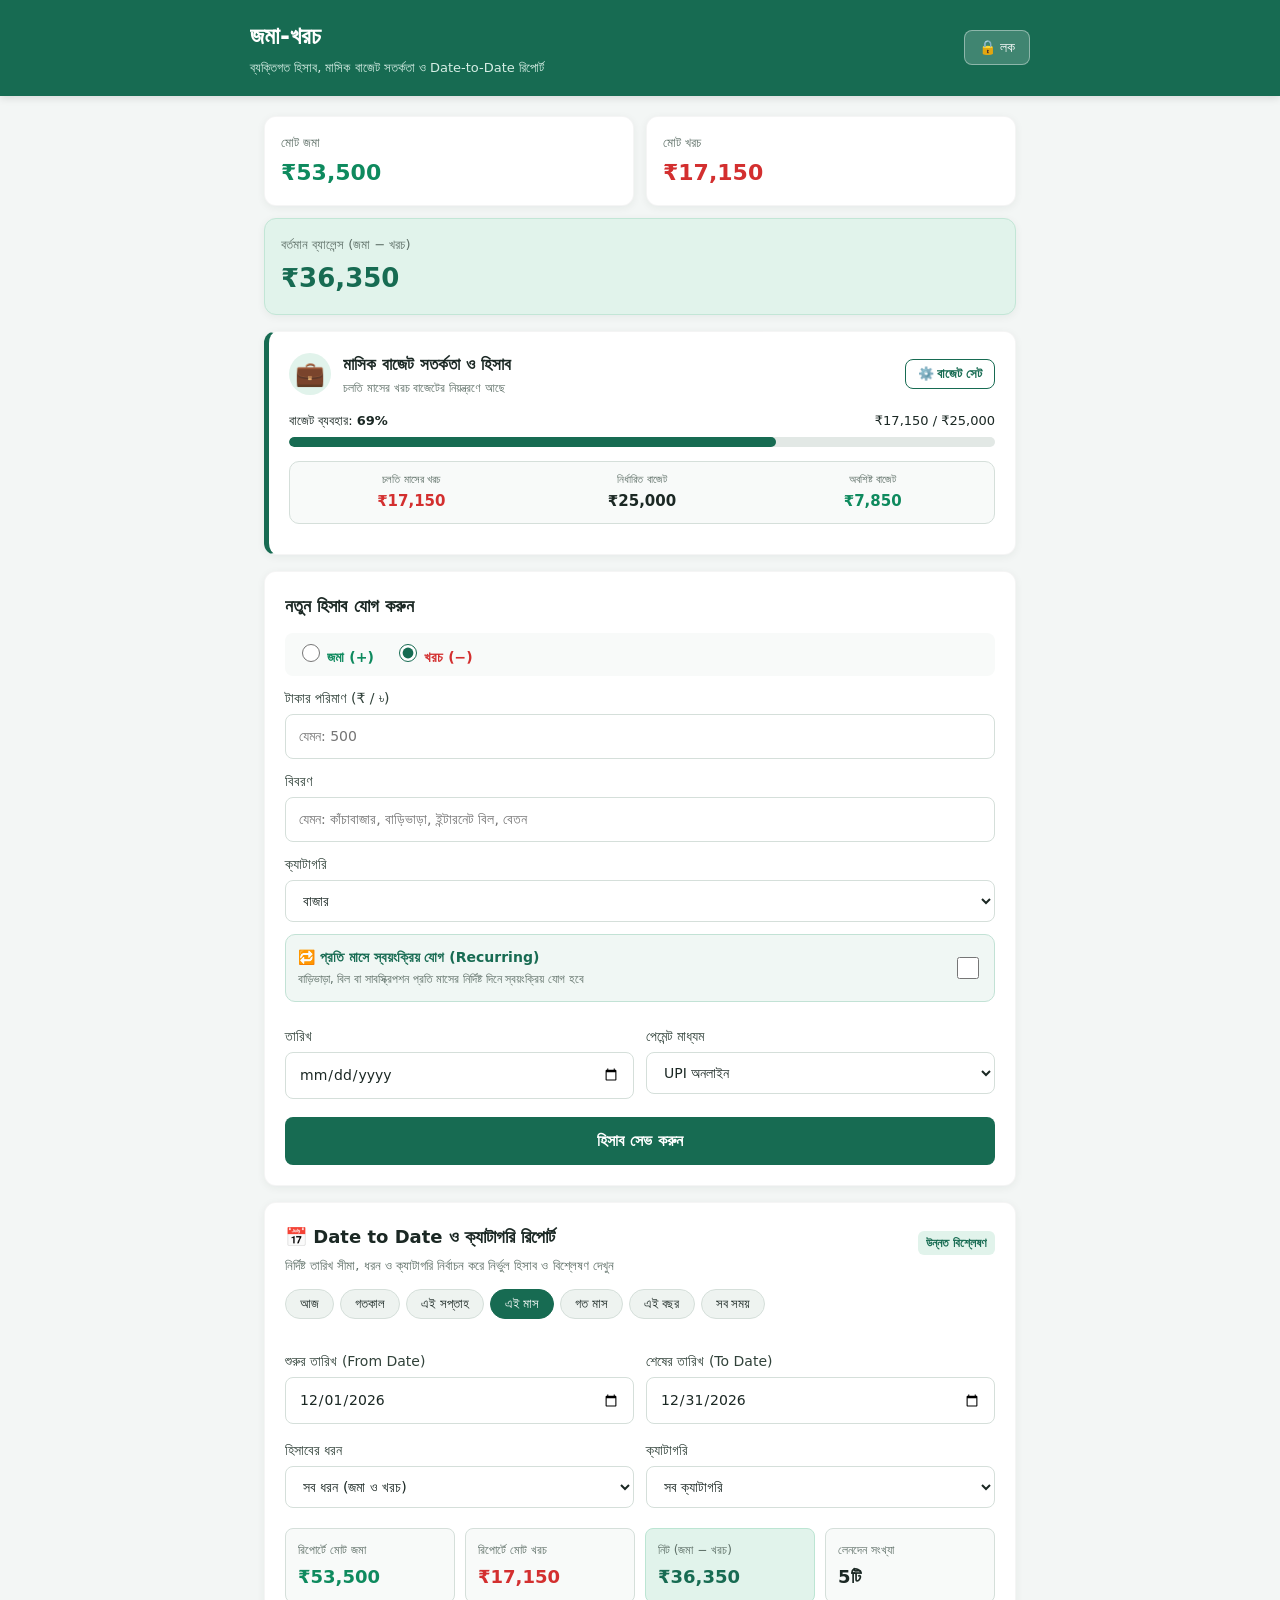
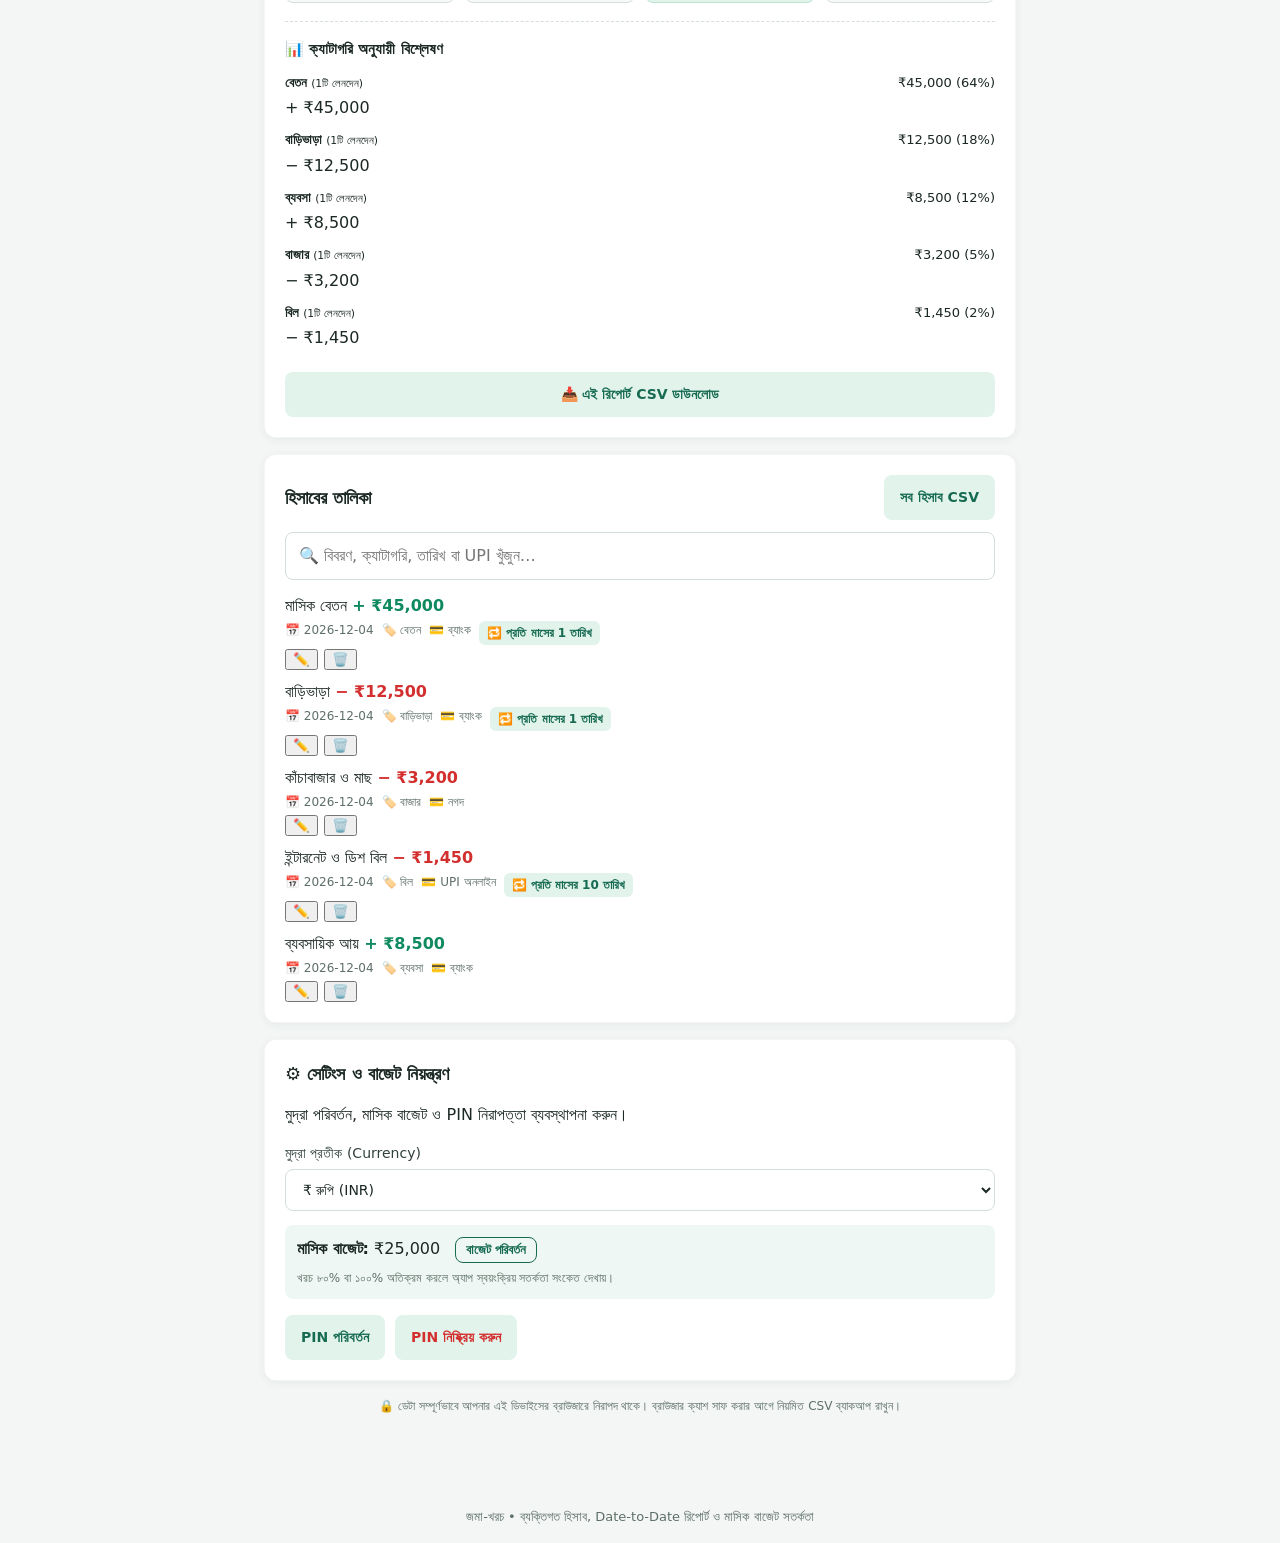
<file: web/index.html>
<!doctype html>
<html lang="bn">
<head>
  <meta charset="utf-8">
  <meta name="viewport" content="width=device-width, initial-scale=1">
  <meta name="theme-color" content="#176b52">
  <title>জমা-খরচ • ব্যক্তিগত হিসাব, বাজেট সতর্কতা ও রিপোর্ট</title>
  <link rel="stylesheet" href="style.css">
</head>
<body>
  <header>
    <div>
      <h1>জমা-খরচ</h1>
      <p>ব্যক্তিগত হিসাব, মাসিক বাজেট সতর্কতা ও Date-to-Date রিপোর্ট</p>
    </div>
    <div class="header-actions">
      <button id="lockNow" class="headbtn" title="অ্যাপ লক করুন">🔒 লক</button>
    </div>
  </header>

  <!-- Lock Screen Overlay -->
  <section id="lockScreen" class="lockScreen" style="display: none;">
    <div class="lockCard">
      <div class="lockIcon">🔐</div>
      <h2 id="lockTitle">জমা-খরচ আনলক করুন</h2>
      <p id="lockText">আপনার PIN/পাসওয়ার্ড লিখুন</p>
      
      <form id="unlockForm">
        <input id="pinInput" type="password" autocomplete="current-password" placeholder="PIN / পাসওয়ার্ড" required>
        <button class="primary" type="submit">আনলক</button>
        <div style="margin-top: 12px; display: flex; flex-direction: column; gap: 8px;">
          <button id="resetPinBtn" type="button" class="secondary" style="width: 100%; border: 1px dashed #176b52; background: #eef7f3; cursor: pointer; padding: 10px; font-weight: 600;">
            🔓 PIN রিসেট করে সরাসরি প্রবেশ করুন
          </button>
        </div>
      </form>

      <div id="setupArea" hidden>
        <p>প্রথমবার ব্যবহারের জন্য একটি PIN তৈরি করতে পারেন (ঐচ্ছিক)।</p>
        <form id="setupForm">
          <input id="newPin" type="password" autocomplete="new-password" placeholder="নতুন PIN / পাসওয়ার্ড" minlength="4" required>
          <input id="confirmPin" type="password" autocomplete="new-password" placeholder="আবার লিখুন" minlength="4" required>
          <button class="primary" type="submit">PIN সেট করুন</button>
        </form>
        <button id="bypassPinBtn" type="button" class="secondary" style="width: 100%; margin-top: 10px;">
          পাসওয়ার্ড ছাড়া সরাসরি ব্যবহার করুন
        </button>
      </div>

      <p id="lockError" class="error" role="alert"></p>
    </div>
  </section>

  <!-- Main Application -->
  <main id="app">
    <!-- Lifetime Overall Summary -->
    <section class="summary">
      <div class="tile">
        <span>মোট জমা</span>
        <strong id="totalIncome" class="incomeText">₹০</strong>
      </div>
      <div class="tile">
        <span>মোট খরচ</span>
        <strong id="totalExpense" class="expenseText">₹০</strong>
      </div>
      <div class="tile balance">
        <span>বর্তমান ব্যালেন্স (জমা − খরচ)</span>
        <strong id="balance">₹০</strong>
      </div>
    </section>

    <!-- MONTHLY BUDGET ALERT & TRACKER SECTION -->
    <section class="panel budgetCard" id="budgetCard">
      <div class="budgetHeader">
        <div class="budgetTitleGroup">
          <div class="budgetIcon" id="budgetIcon">💼</div>
          <div>
            <h3>মাসিক বাজেট সতর্কতা ও হিসাব</h3>
            <p id="budgetAlertSubtitle" class="budgetSubtitle">চলতি মাসের খরচ বাজেটের নিয়ন্ত্রণে আছে</p>
          </div>
        </div>
        <button type="button" id="openBudgetModal" class="btnOutline" title="বাজেট পরিবর্তন করুন">⚙️ বাজেট সেট</button>
      </div>

      <div class="budgetProgressWrap">
        <div class="budgetProgressLabels">
          <span id="budgetUsageLabel">বাজেট ব্যবহার: <strong>0%</strong></span>
          <span id="budgetSpentRatio">₹০ / ₹২৫,০০০</span>
        </div>
        <div class="progressBarTrack">
          <div id="progressBarFill" class="progressBarFill" style="width: 0%;"></div>
        </div>
      </div>

      <div class="budgetStatsGrid">
        <div class="budgetStat">
          <span>চলতি মাসের খরচ</span>
          <strong id="budgetThisMonthExpense" class="expenseText">₹০</strong>
        </div>
        <div class="budgetStat">
          <span>নির্ধারিত বাজেট</span>
          <strong id="budgetMonthlyLimit">₹২৫,০০০</strong>
        </div>
        <div class="budgetStat">
          <span id="budgetRemainingLabel">অবশিষ্ট বাজেট</span>
          <strong id="budgetRemainingAmount" class="incomeText">₹২৫,০০০</strong>
        </div>
      </div>

      <div id="budgetAlertBanner" class="budgetAlertBanner" style="display: none;">
        <span id="budgetAlertMsg"></span>
      </div>
    </section>

    <!-- New Entry Form -->
    <section class="panel">
      <h2 id="formTitle">নতুন হিসাব যোগ করুন</h2>
      <form id="entryForm">
        <input id="editId" type="hidden">
        
        <div class="typeRow">
          <label class="radioLabel">
            <input type="radio" name="type" value="income"> <span class="incomeTag">জমা (+)</span>
          </label>
          <label class="radioLabel">
            <input type="radio" name="type" value="expense" checked> <span class="expenseTag">খরচ (−)</span>
          </label>
        </div>

        <label>
          টাকার পরিমাণ (<span class="currencySymbolDisplay">₹</span> / ৳)
          <input id="amount" type="number" min="0.01" step="0.01" placeholder="যেমন: 500" required>
        </label>

        <!-- REAL-TIME BUDGET WARNING IN FORM -->
        <div id="formBudgetWarning" class="formBudgetWarning" style="display: none;">
          <span id="formBudgetWarningMsg"></span>
        </div>

        <label>
          বিবরণ
          <input id="note" maxlength="100" placeholder="যেমন: কাঁচাবাজার, বাড়িভাড়া, ইন্টারনেট বিল, বেতন" required>
        </label>

        <label>
          ক্যাটাগরি
          <select id="category">
            <option value="বাজার">বাজার</option>
            <option value="বাড়িভাড়া">বাড়িভাড়া</option>
            <option value="বিল">বিল</option>
            <option value="সাবস্ক্রিপশন/ফি">সাবস্ক্রিপশন/ফি</option>
            <option value="বেতন">বেতন</option>
            <option value="ব্যবসা">ব্যবসা</option>
            <option value="যাতায়াত">যাতায়াত</option>
            <option value="চিকিৎসা">চিকিৎসা</option>
            <option value="শিক্ষা">শিক্ষা</option>
            <option value="সঞ্চয়">সঞ্চয়</option>
            <option value="জমা/সঞ্চয়">জমা/সঞ্চয়</option>
            <option value="ঋণ">ঋণ</option>
            <option value="উপহার">উপহার</option>
            <option value="বিনোদন">বিনোদন</option>
            <option value="অন্যান্য">অন্যান্য</option>
          </select>
        </label>

        <!-- RECURRING MONTHLY FEATURE TOGGLE -->
        <div class="recurringBox" style="background: #f0f7f4; border: 1px solid #c2e2d5; border-radius: 10px; padding: 12px; margin: 12px 0;">
          <label style="display: flex; align-items: center; justify-content: space-between; margin: 0; cursor: pointer;">
            <span>
              <strong style="color: #176b52;">🔁 প্রতি মাসে স্বয়ংক্রিয় যোগ (Recurring)</strong><br>
              <small style="color: #5e6f67;">বাড়িভাড়া, বিল বা সাবস্ক্রিপশন প্রতি মাসের নির্দিষ্ট দিনে স্বয়ংক্রিয় যোগ হবে</small>
            </span>
            <input type="checkbox" id="isRecurring" style="width: 22px; height: 22px; accent-color: #176b52; cursor: pointer;">
          </label>

          <div id="recurringDayWrap" style="display: none; margin-top: 10px; border-top: 1px dashed #c2e2d5; padding-top: 8px;">
            <label style="margin: 0; font-size: 13px; font-weight: 600; color: #176b52;">
              প্রতি মাসের কত তারিখে যোগ হবে?
              <select id="recurringDay" style="margin-top: 6px;">
                <option value="1">১ তারিখ</option>
                <option value="5">৫ তারিখ</option>
                <option value="10">১০ তারিখ</option>
                <option value="15">১৫ তারিখ</option>
                <option value="20">২০ তারিখ</option>
                <option value="25">২৫ তারিখ</option>
                <option value="28">২৮ তারিখ</option>
                <option value="30">৩০ তারিখ</option>
              </select>
            </label>
          </div>
        </div>

        <div class="formGrid2">
          <label>
            তারিখ
            <input id="date" type="date" required>
          </label>
          <label>
            পেমেন্ট মাধ্যম
            <select id="paymentMethod">
              <option value="নগদ">নগদ</option>
              <option value="UPI অনলাইন" selected>UPI অনলাইন</option>
              <option value="ব্যাংক">ব্যাংক</option>
              <option value="কার্ড">কার্ড</option>
              <option value="অন্যান্য">অন্যান্য</option>
            </select>
          </label>
        </div>

        <div class="formBtns">
          <button class="primary" type="submit" id="saveBtn">হিসাব সেভ করুন</button>
          <button class="secondary" type="button" id="cancelEdit" hidden>বাতিল</button>
        </div>
      </form>
    </section>

    <!-- POWERFUL DATE TO DATE REPORT SECTION -->
    <section class="panel reportPanel">
      <div class="reportTitleRow">
        <h2>📅 Date to Date ও ক্যাটাগরি রিপোর্ট</h2>
        <span class="badge">উন্নত বিশ্লেষণ</span>
      </div>
      <p class="sectionSub">নির্দিষ্ট তারিখ সীমা, ধরন ও ক্যাটাগরি নির্বাচন করে নির্ভুল হিসাব ও বিশ্লেষণ দেখুন</p>

      <div class="presetButtons">
        <button type="button" class="presetBtn" data-preset="today">আজ</button>
        <button type="button" class="presetBtn" data-preset="yesterday">গতকাল</button>
        <button type="button" class="presetBtn" data-preset="this_week">এই সপ্তাহ</button>
        <button type="button" class="presetBtn active" data-preset="this_month">এই মাস</button>
        <button type="button" class="presetBtn" data-preset="last_month">গত মাস</button>
        <button type="button" class="presetBtn" data-preset="this_year">এই বছর</button>
        <button type="button" class="presetBtn" data-preset="all">সব সময়</button>
      </div>

      <div class="dateRangeRow">
        <label>
          শুরুর তারিখ (From Date)
          <input id="reportStartDate" type="date">
        </label>
        <label>
          শেষের তারিখ (To Date)
          <input id="reportEndDate" type="date">
        </label>
      </div>

      <div class="reportFilterRow">
        <label>
          হিসাবের ধরন
          <select id="reportFilterType">
            <option value="all">সব ধরন (জমা ও খরচ)</option>
            <option value="income">শুধু জমা (+)</option>
            <option value="expense">শুধু খরচ (−)</option>
          </select>
        </label>
        <label>
          ক্যাটাগরি
          <select id="reportFilterCategory">
            <option value="all">সব ক্যাটাগরি</option>
            <option value="বাজার">বাজার</option>
            <option value="বাড়িভাড়া">বাড়িভাড়া</option>
            <option value="বিল">বিল</option>
            <option value="সাবস্ক্রিপশন/ফি">সাবস্ক্রিপশন/ফি</option>
            <option value="বেতন">বেতন</option>
            <option value="ব্যবসা">ব্যবসা</option>
            <option value="যাতায়াত">যাতায়াত</option>
            <option value="চিকিৎসা">চিকিৎসা</option>
            <option value="শিক্ষা">শিক্ষা</option>
            <option value="সঞ্চয়">সঞ্চয়</option>
            <option value="জমা/সঞ্চয়">জমা/সঞ্চয়</option>
            <option value="ঋণ">ঋণ</option>
            <option value="উপহার">উপহার</option>
            <option value="বিনোদন">বিনোদন</option>
            <option value="অন্যান্য">অন্যান্য</option>
          </select>
        </label>
      </div>

      <div class="reportGrid">
        <div class="reportStat">
          <span>রিপোর্টে মোট জমা</span>
          <strong id="reportIncome" class="incomeText">₹০</strong>
        </div>
        <div class="reportStat">
          <span>রিপোর্টে মোট খরচ</span>
          <strong id="reportExpense" class="expenseText">₹০</strong>
        </div>
        <div class="reportStat highlight">
          <span>নিট (জমা − খরচ)</span>
          <strong id="reportNet">₹০</strong>
        </div>
        <div class="reportStat">
          <span>লেনদেন সংখ্যা</span>
          <strong id="reportCount">০টি</strong>
        </div>
      </div>

      <div class="categoryBreakdownSection" id="categoryBreakdownWrapper">
        <h3>📊 ক্যাটাগরি অনুযায়ী বিশ্লেষণ</h3>
        <div id="categoryBars" class="categoryBars"></div>
      </div>

      <div class="reportActionButtons">
        <button id="exportReportCsv" class="secondary full">📥 এই রিপোর্ট CSV ডাউনলোড</button>
      </div>
    </section>

    <!-- Transactions List & Search -->
    <section class="panel">
      <div class="listHead">
        <h2>হিসাবের তালিকা</h2>
        <button id="exportAllCsv" class="secondary">সব হিসাব CSV</button>
      </div>

      <input id="search" class="search" placeholder="🔍 বিবরণ, ক্যাটাগরি, তারিখ বা UPI খুঁজুন…">

      <div class="entriesList" id="entries"></div>
      <p id="empty" class="empty" hidden>কোনো হিসাব পাওয়া যায়নি।</p>
    </section>

    <!-- Security & Settings Panel -->
    <section class="panel security">
      <h2>⚙️ সেটিংস ও বাজেট নিয়ন্ত্রণ</h2>
      <p>মুদ্রা পরিবর্তন, মাসিক বাজেট ও PIN নিরাপত্তা ব্যবস্থাপনা করুন।</p>
      
      <div class="settingsRow">
        <label>
          মুদ্রা প্রতীক (Currency)
          <select id="currencySelect">
            <option value="₹">₹ রুপি (INR)</option>
            <option value="৳">৳ টাকা (BDT)</option>
            <option value="$">$ ডলার (USD)</option>
          </select>
        </label>
      </div>

      <div style="margin-top: 14px; padding: 12px; background: #eef7f3; border-radius: 8px;">
        <strong>মাসিক বাজেট:</strong> <span id="settingsCurrentBudget">₹২৫,০০০</span>
        <button type="button" id="settingsEditBudgetBtn" class="btnOutline" style="margin-left: 10px; padding: 4px 10px; font-size: 13px;">বাজেট পরিবর্তন</button>
        <p style="margin: 6px 0 0; font-size: 12px; color: var(--text-muted);">
          খরচ ৮০% বা ১০০% অতিক্রম করলে অ্যাপ স্বয়ংক্রিয় সতর্কতা সংকেত দেখায়।
        </p>
      </div>

      <div class="settingsButtons" style="margin-top: 16px;">
        <button id="changePin" class="secondary">PIN পরিবর্তন</button>
        <button id="removePin" class="secondary text-danger">PIN নিষ্ক্রিয় করুন</button>
      </div>
    </section>

    <p class="notice">
      🔒 ডেটা সম্পূর্ণভাবে আপনার এই ডিভাইসের ব্রাউজারে নিরাপদ থাকে। ব্রাউজার ক্যাশ সাফ করার আগে নিয়মিত CSV ব্যাকআপ রাখুন।
    </p>
  </main>

  <!-- Budget Setting Modal -->
  <div id="budgetModal" class="modalOverlay" style="display: none;">
    <div class="modalCard">
      <div class="modalHeader">
        <h3>💰 মাসিক বাজেট নির্ধারণ</h3>
        <button type="button" id="closeBudgetModal" class="closeBtn">&times;</button>
      </div>
      <p style="font-size: 13px; color: var(--text-muted); margin-top: 4px;">
        প্রতি মাসের সর্বোচ্চ খরচের লক্ষ্য নির্ধারণ করুন। খরচের পরিমাণ ৮০% বা ১০০% হলে অ্যাপ আপনাকে স্বয়ংক্রিয় সতর্কতা সংকেত প্রদর্শন করবে।
      </p>

      <form id="budgetForm">
        <label style="margin-top: 12px; display: block; font-weight: 600;">
          মাসিক বাজেট সীমা (<span class="currencySymbolDisplay">₹</span>)
          <input type="number" id="budgetInputModal" min="100" step="100" placeholder="যেমন: 25000" required>
        </label>

        <div style="margin-top: 10px;">
          <small style="color: var(--text-muted); font-weight: 600;">দ্রুত পছন্দ করুন:</small>
          <div class="quickChips" style="display: flex; flex-wrap: wrap; gap: 6px; margin-top: 6px;">
            <button type="button" class="chipBtn" data-val="10000">₹১০,০০০</button>
            <button type="button" class="chipBtn" data-val="20000">₹২০,০০০</button>
            <button type="button" class="chipBtn" data-val="25000">₹২৫,০০০</button>
            <button type="button" class="chipBtn" data-val="35000">₹৩৫,০০০</button>
            <button type="button" class="chipBtn" data-val="50000">₹৫০,০০০</button>
          </div>
        </div>

        <div class="formBtns" style="margin-top: 16px;">
          <button type="submit" class="primary" style="flex: 1;">সংরক্ষণ করুন</button>
          <button type="button" id="cancelBudgetModal" class="secondary">বাতিল</button>
        </div>
      </form>
    </div>
  </div>

  <!-- Save Successful Pop-up Modal -->
  <div id="saveSuccessModal" class="saveSuccessOverlay" style="display: none;" role="dialog" aria-modal="true" aria-labelledby="saveSuccessTitle">
    <div class="saveSuccessCard">
      <div class="successIconWrap">
        <span class="successCheckIcon">✓</span>
      </div>
      <h3 id="saveSuccessTitle">হিসাব সফলভাবে সেভ হয়েছে!</h3>
      <div id="saveSuccessBadge" class="saveSuccessBadge expense">খরচ</div>
      <div id="saveSuccessAmount" class="saveSuccessAmount">₹০</div>

      <div class="saveSuccessDetails">
        <div class="successDetailRow">
          <span class="detailLabel">বিবরণ:</span>
          <span class="detailValue" id="saveSuccessNote">-</span>
        </div>
        <div class="successDetailRow">
          <span class="detailLabel">ক্যাটাগরি:</span>
          <span class="detailValue" id="saveSuccessCategory">-</span>
        </div>
        <div class="successDetailRow">
          <span class="detailLabel">পেমেন্ট মাধ্যম:</span>
          <span class="detailValue" id="saveSuccessMethod">UPI অনলাইন</span>
        </div>
        <div class="successDetailRow">
          <span class="detailLabel">তারিখ:</span>
          <span class="detailValue" id="saveSuccessDate">-</span>
        </div>
      </div>

      <div class="saveSuccessAutoClose">
        <div class="saveSuccessBarTrack">
          <div id="saveSuccessProgressBar" class="saveSuccessBarFill"></div>
        </div>
        <small id="saveSuccessTimerText" style="color: var(--text-muted); font-size: 11px; margin-top: 5px; display: block;">স্বয়ংক্রিয়ভাবে বন্ধ হবে...</small>
      </div>

      <button type="button" id="closeSaveSuccessBtn" class="primary" style="width: 100%; margin-top: 14px; padding: 12px; border-radius: 12px; font-size: 15px; font-weight: bold; cursor: pointer;">
        ঠিক আছে
      </button>
    </div>
  </div>

  <footer>জমা-খরচ • ব্যক্তিগত হিসাব, Date-to-Date রিপোর্ট ও মাসিক বাজেট সতর্কতা</footer>

  <script src="app.js"></script>
</body>
</html>
</file>
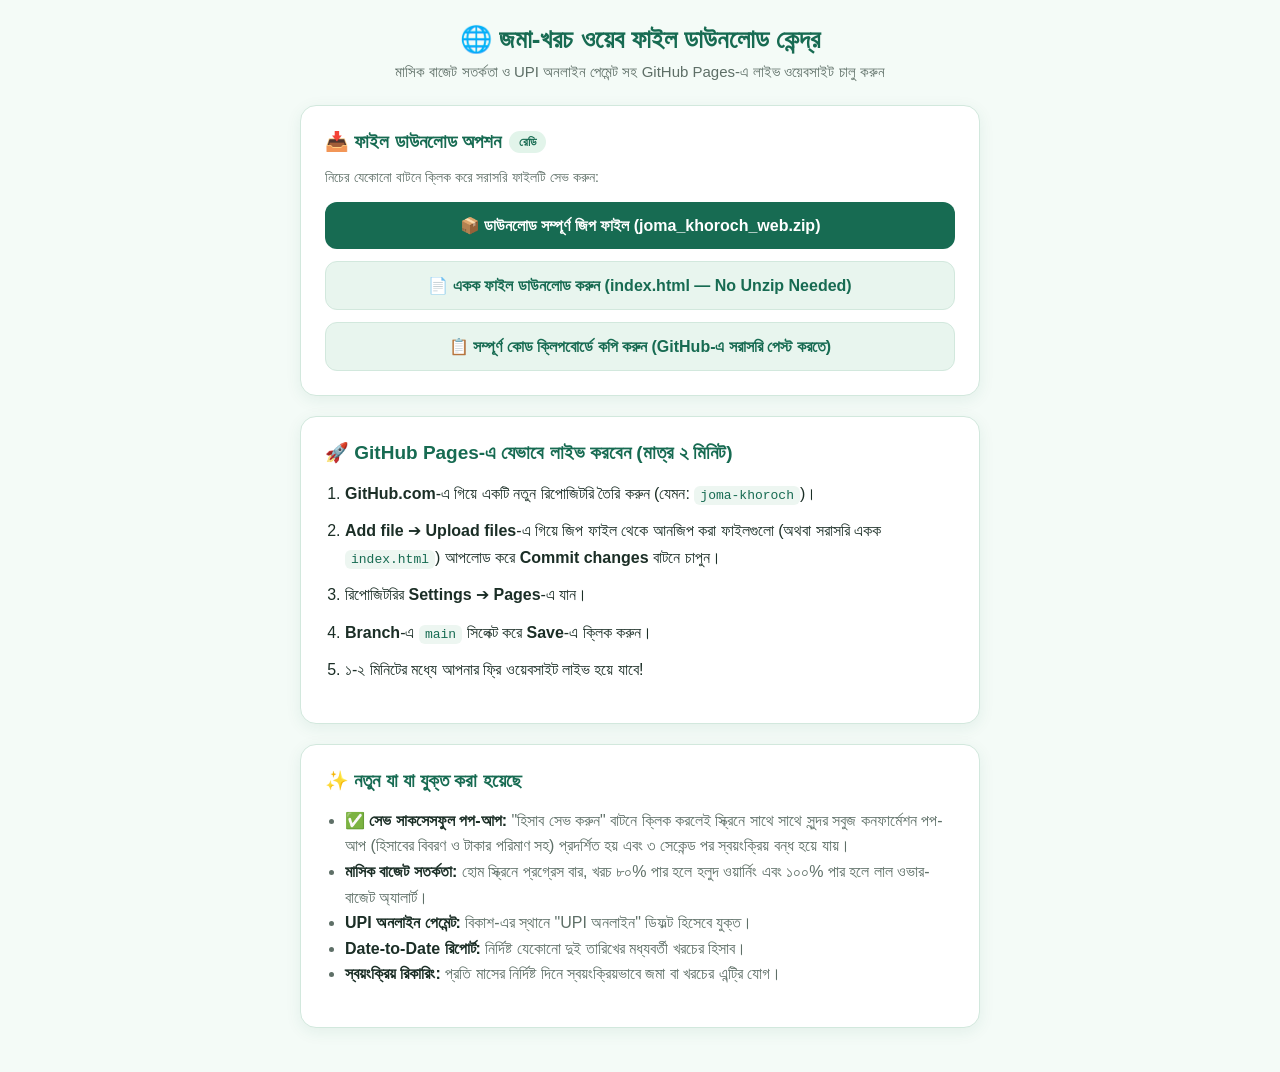
<file: download.html>
<!DOCTYPE html>
<html lang="bn">
<head>
  <meta charset="UTF-8">
  <meta name="viewport" content="width=device-width, initial-scale=1.0">
  <title>ডাউনলোড করুন • জমা-খরচ GitHub Pages ফাইল</title>
  <style>
    :root {
      --primary: #176b52;
      --primary-dark: #0f4d3a;
      --bg: #f4fbf7;
      --card-bg: #ffffff;
      --text: #1b2e26;
      --text-muted: #5e6f67;
      --border: #d2e8dd;
    }
    body {
      font-family: -apple-system, BlinkMacSystemFont, "Segoe UI", Roboto, "Hind Siliguri", sans-serif;
      background: var(--bg);
      color: var(--text);
      margin: 0;
      padding: 24px 16px;
      display: flex;
      justify-content: center;
    }
    .container {
      max-width: 680px;
      width: 100%;
    }
    .header {
      text-align: center;
      margin-bottom: 24px;
    }
    .header h1 {
      color: var(--primary);
      margin: 0 0 8px 0;
      font-size: 26px;
    }
    .header p {
      color: var(--text-muted);
      margin: 0;
      font-size: 15px;
    }
    .card {
      background: var(--card-bg);
      border: 1px solid var(--border);
      border-radius: 16px;
      padding: 24px;
      box-shadow: 0 4px 16px rgba(23, 107, 82, 0.08);
      margin-bottom: 20px;
    }
    .card h2 {
      margin-top: 0;
      font-size: 19px;
      color: var(--primary);
      display: flex;
      align-items: center;
      gap: 8px;
    }
    .btn-group {
      display: flex;
      flex-direction: column;
      gap: 12px;
      margin-top: 16px;
    }
    .btn {
      display: flex;
      align-items: center;
      justify-content: center;
      gap: 10px;
      padding: 14px 20px;
      border-radius: 12px;
      font-size: 16px;
      font-weight: 600;
      text-decoration: none;
      cursor: pointer;
      border: none;
      transition: all 0.2s ease;
    }
    .btn-primary {
      background: var(--primary);
      color: #ffffff;
    }
    .btn-primary:hover {
      background: var(--primary-dark);
      transform: translateY(-1px);
    }
    .btn-secondary {
      background: #e8f5ee;
      color: var(--primary);
      border: 1px solid var(--border);
    }
    .btn-secondary:hover {
      background: #d9efe4;
    }
    .badge {
      display: inline-block;
      padding: 4px 10px;
      border-radius: 20px;
      font-size: 12px;
      font-weight: bold;
      background: #e2f4ea;
      color: var(--primary);
    }
    .steps {
      padding-left: 20px;
      line-height: 1.7;
    }
    .steps li {
      margin-bottom: 10px;
    }
    code {
      background: #edf6f1;
      padding: 2px 6px;
      border-radius: 6px;
      font-family: monospace;
      color: var(--primary);
    }
    .toast {
      display: none;
      position: fixed;
      bottom: 24px;
      left: 50%;
      transform: translateX(-50%);
      background: #176b52;
      color: #fff;
      padding: 12px 24px;
      border-radius: 30px;
      box-shadow: 0 4px 12px rgba(0,0,0,0.15);
      font-weight: 600;
      z-index: 999;
    }
  </style>
</head>
<body>
  <div class="container">
    <div class="header">
      <h1>🌐 জমা-খরচ ওয়েব ফাইল ডাউনলোড কেন্দ্র</h1>
      <p>মাসিক বাজেট সতর্কতা ও UPI অনলাইন পেমেন্ট সহ GitHub Pages-এ লাইভ ওয়েবসাইট চালু করুন</p>
    </div>

    <!-- DOWNLOAD BUTTONS -->
    <div class="card">
      <h2>📥 ফাইল ডাউনলোড অপশন <span class="badge">রেডি</span></h2>
      <p style="color: var(--text-muted); font-size: 14px; margin-top: 4px;">
        নিচের যেকোনো বাটনে ক্লিক করে সরাসরি ফাইলটি সেভ করুন:
      </p>

      <div class="btn-group">
        <a href="joma_khoroch_web.zip" download="joma_khoroch_web.zip" class="btn btn-primary" id="downloadZipBtn">
          📦 ডাউনলোড সম্পূর্ণ জিপ ফাইল (joma_khoroch_web.zip)
        </a>
        <a href="web/index_standalone.html" download="index.html" class="btn btn-secondary" id="downloadHtmlBtn">
          📄 একক ফাইল ডাউনলোড করুন (index.html — No Unzip Needed)
        </a>
        <button type="button" class="btn btn-secondary" id="copyCodeBtn">
          📋 সম্পূর্ণ কোড ক্লিপবোর্ডে কপি করুন (GitHub-এ সরাসরি পেস্ট করতে)
        </button>
      </div>
    </div>

    <!-- QUICK GITHUB STEPS -->
    <div class="card">
      <h2>🚀 GitHub Pages-এ যেভাবে লাইভ করবেন (মাত্র ২ মিনিট)</h2>
      <ol class="steps">
        <li><strong>GitHub.com</strong>-এ গিয়ে একটি নতুন রিপোজিটরি তৈরি করুন (যেমন: <code>joma-khoroch</code>)।</li>
        <li><strong>Add file</strong> ➔ <strong>Upload files</strong>-এ গিয়ে জিপ ফাইল থেকে আনজিপ করা ফাইলগুলো (অথবা সরাসরি একক <code>index.html</code>) আপলোড করে <strong>Commit changes</strong> বাটনে চাপুন।</li>
        <li>রিপোজিটরির <strong>Settings</strong> ➔ <strong>Pages</strong>-এ যান।</li>
        <li><strong>Branch</strong>-এ <code>main</code> সিলেক্ট করে <strong>Save</strong>-এ ক্লিক করুন।</li>
        <li>১-২ মিনিটের মধ্যে আপনার ফ্রি ওয়েবসাইট লাইভ হয়ে যাবে!</li>
      </ol>
    </div>

    <!-- FEATURES INCLUDED -->
    <div class="card">
      <h2>✨ নতুন যা যা যুক্ত করা হয়েছে</h2>
      <ul style="padding-left: 20px; line-height: 1.6; color: var(--text-muted);">
        <li><strong style="color: var(--text);">✅ সেভ সাকসেসফুল পপ-আপ:</strong> "হিসাব সেভ করুন" বাটনে ক্লিক করলেই স্ক্রিনে সাথে সাথে সুন্দর সবুজ কনফার্মেশন পপ-আপ (হিসাবের বিবরণ ও টাকার পরিমাণ সহ) প্রদর্শিত হয় এবং ৩ সেকেন্ড পর স্বয়ংক্রিয় বন্ধ হয়ে যায়।</li>
        <li><strong style="color: var(--text);">মাসিক বাজেট সতর্কতা:</strong> হোম স্ক্রিনে প্রগ্রেস বার, খরচ ৮০% পার হলে হলুদ ওয়ার্নিং এবং ১০০% পার হলে লাল ওভার-বাজেট অ্যালার্ট।</li>
        <li><strong style="color: var(--text);">UPI অনলাইন পেমেন্ট:</strong> বিকাশ-এর স্থানে "UPI অনলাইন" ডিফল্ট হিসেবে যুক্ত।</li>
        <li><strong style="color: var(--text);">Date-to-Date রিপোর্ট:</strong> নির্দিষ্ট যেকোনো দুই তারিখের মধ্যবর্তী খরচের হিসাব।</li>
        <li><strong style="color: var(--text);">স্বয়ংক্রিয় রিকারিং:</strong> প্রতি মাসের নির্দিষ্ট দিনে স্বয়ংক্রিয়ভাবে জমা বা খরচের এন্ট্রি যোগ।</li>
      </ul>
    </div>
  </div>

  <div id="toast" class="toast">✅ কোড সফলভাবে কপি হয়েছে!</div>

  <script>
    document.getElementById('copyCodeBtn').addEventListener('click', async () => {
      try {
        const res = await fetch('web/index_standalone.html');
        const code = await res.text();
        await navigator.clipboard.writeText(code);
        const t = document.getElementById('toast');
        t.style.display = 'block';
        setTimeout(() => t.style.display = 'none', 3000);
      } catch (err) {
        alert('কপি করার জন্য web/index_standalone.html ফাইলটি ওপেন করে কোড কপি করুন।');
      }
    });
  </script>
</body>
</html>
</file>
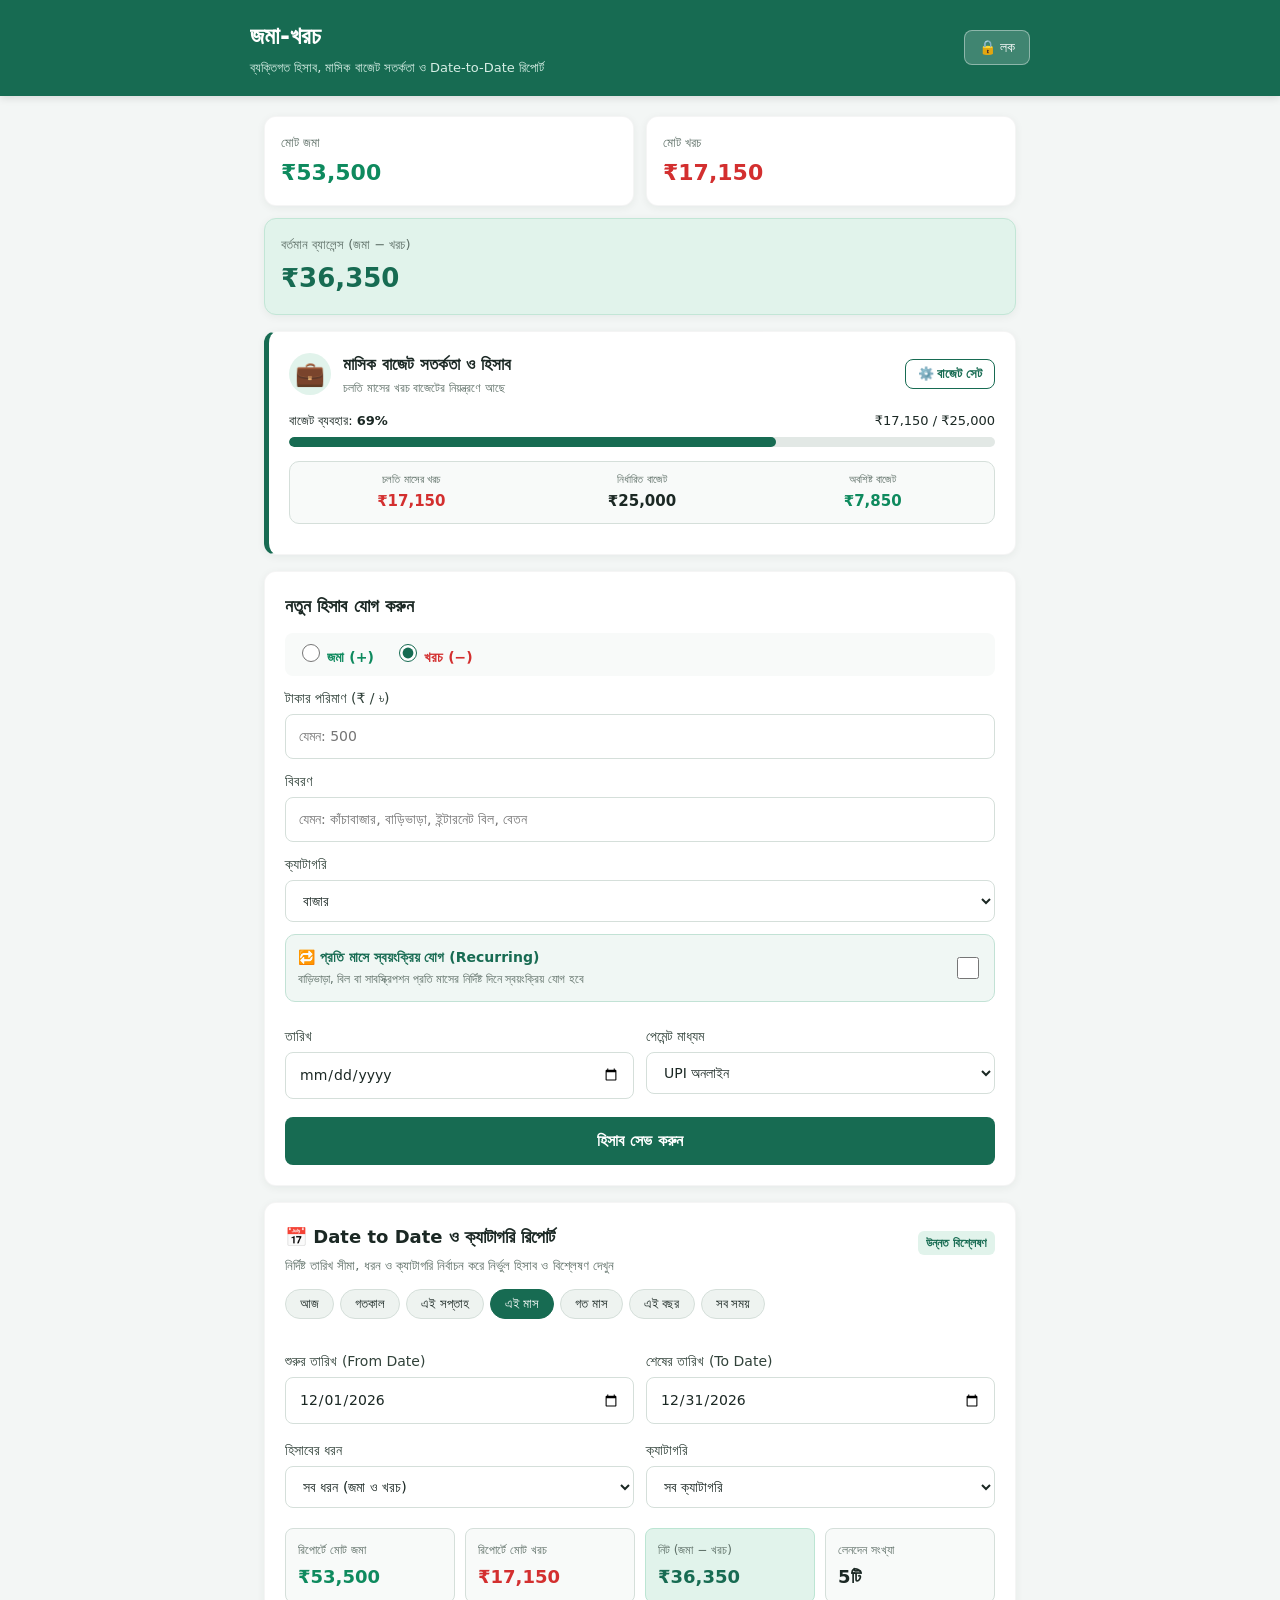
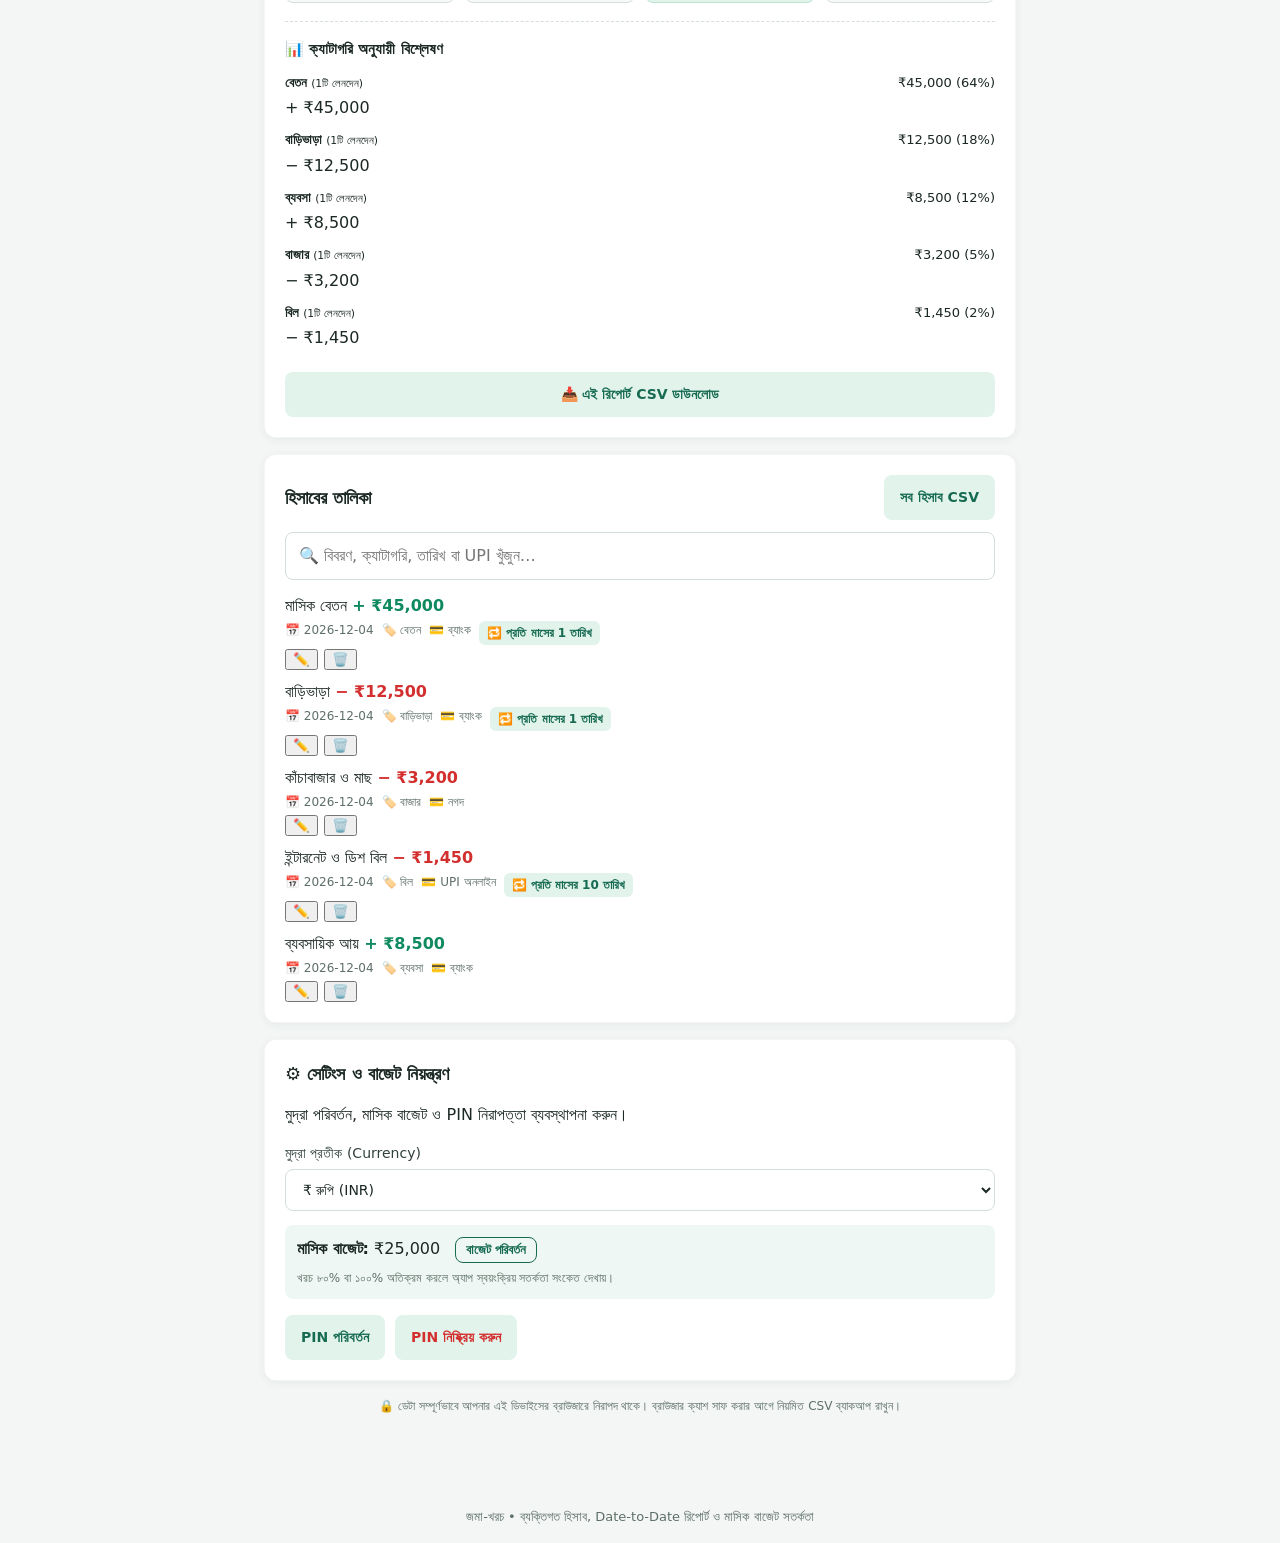
<file: web/index_standalone.html>
<!doctype html>
<html lang="bn">
<head>
  <meta charset="utf-8">
  <meta name="viewport" content="width=device-width, initial-scale=1">
  <meta name="theme-color" content="#176b52">
  <title>জমা-খরচ • ব্যক্তিগত হিসাব, বাজেট সতর্কতা ও রিপোর্ট</title>
  <style>
* {
  box-sizing: border-box;
}

:root {
  --primary: #176b52;
  --primary-dark: #0f4b39;
  --primary-light: #e1f3eb;
  --income: #0e8a5e;
  --income-bg: #e2f6ee;
  --expense: #d32f2f;
  --expense-bg: #ffebee;
  --bg: #f3f6f5;
  --surface: #ffffff;
  --text: #1b2824;
  --text-muted: #5e6f67;
  --border: #d5dfda;
  --radius: 12px;
}

body {
  margin: 0;
  background: var(--bg);
  color: var(--text);
  font-family: system-ui, -apple-system, "Segoe UI", Roboto, "Noto Sans Bengali", sans-serif;
  line-height: 1.5;
}

header {
  background: var(--primary);
  color: white;
  padding: 18px max(16px, calc((100% - 780px) / 2));
  display: flex;
  align-items: center;
  justify-content: space-between;
  gap: 12px;
  box-shadow: 0 2px 8px rgba(0, 0, 0, 0.12);
}

h1 {
  margin: 0;
  font-size: 24px;
  font-weight: 700;
}

header p {
  margin: 4px 0 0;
  color: #d6eee5;
  font-size: 13px;
}

.headbtn {
  background: rgba(255, 255, 255, 0.18);
  color: white;
  border: 1px solid rgba(255, 255, 255, 0.4);
  border-radius: 8px;
  padding: 8px 14px;
  font-size: 14px;
  cursor: pointer;
  transition: background 0.2s;
}

.headbtn:hover {
  background: rgba(255, 255, 255, 0.3);
}

main {
  max-width: 780px;
  margin: 20px auto;
  padding: 0 14px 40px;
}

.summary {
  display: grid;
  grid-template-columns: 1fr 1fr;
  gap: 12px;
  margin-bottom: 16px;
}

.tile {
  background: var(--surface);
  border-radius: var(--radius);
  padding: 16px;
  box-shadow: 0 2px 8px rgba(16, 43, 32, 0.06);
  border: 1px solid rgba(0, 0, 0, 0.04);
}

.tile span {
  display: block;
  font-size: 13px;
  color: var(--text-muted);
}

.tile strong {
  display: block;
  font-size: 22px;
  margin-top: 4px;
  font-weight: 700;
}

.incomeText {
  color: var(--income);
}

.expenseText {
  color: var(--expense);
}

.balance {
  grid-column: 1 / -1;
  background: var(--primary-light);
  border: 1px solid #c2e6d6;
}

.balance strong {
  color: var(--primary);
  font-size: 26px;
}

.panel {
  background: var(--surface);
  border-radius: var(--radius);
  padding: 20px;
  margin-bottom: 16px;
  box-shadow: 0 2px 8px rgba(16, 43, 32, 0.06);
  border: 1px solid rgba(0, 0, 0, 0.04);
}

h2 {
  font-size: 18px;
  margin: 0 0 14px;
  color: var(--text);
}

.sectionSub {
  font-size: 13px;
  color: var(--text-muted);
  margin: -8px 0 14px;
}

.reportTitleRow {
  display: flex;
  align-items: center;
  justify-content: space-between;
}

.badge {
  background: var(--primary-light);
  color: var(--primary);
  font-size: 12px;
  padding: 3px 8px;
  border-radius: 6px;
  font-weight: 600;
}

.panel label {
  display: block;
  font-size: 14px;
  margin: 12px 0 4px;
  color: #31423a;
  font-weight: 500;
}

.panel input:not([type=radio]):not([type=checkbox]),
.panel select,
.lockCard input {
  display: block;
  width: 100%;
  margin-top: 5px;
  padding: 11px 13px;
  border: 1px solid var(--border);
  border-radius: 8px;
  background: white;
  font: inherit;
  color: var(--text);
  outline: none;
  transition: border-color 0.2s;
}

.panel input:focus,
.panel select:focus,
.lockCard input:focus {
  border-color: var(--primary);
  box-shadow: 0 0 0 3px rgba(23, 107, 82, 0.15);
}

.typeRow {
  display: flex;
  gap: 20px;
  margin-bottom: 12px;
  padding: 8px 12px;
  background: #f8faf9;
  border-radius: 8px;
}

.radioLabel {
  display: flex;
  align-items: center;
  gap: 8px;
  cursor: pointer;
  margin: 0 !important;
}

.radioLabel input {
  accent-color: var(--primary);
  width: 18px;
  height: 18px;
}

.incomeTag {
  color: var(--income);
  font-weight: 700;
}

.expenseTag {
  color: var(--expense);
  font-weight: 700;
}

.formGrid2 {
  display: grid;
  grid-template-columns: 1fr 1fr;
  gap: 12px;
}

.formBtns {
  display: flex;
  gap: 10px;
  margin-top: 14px;
}

.primary, .secondary {
  border: 0;
  border-radius: 8px;
  padding: 12px 16px;
  font: inherit;
  font-weight: 600;
  cursor: pointer;
  transition: opacity 0.2s, background 0.2s;
}

.primary {
  width: 100%;
  background: var(--primary);
  color: white;
}

.primary:hover {
  background: var(--primary-dark);
}

.secondary {
  background: var(--primary-light);
  color: var(--primary);
  font-size: 14px;
}

.secondary:hover {
  background: #cfeedf;
}

.full {
  width: 100%;
  margin-top: 12px;
}

.presetButtons {
  display: flex;
  gap: 6px;
  overflow-x: auto;
  padding-bottom: 8px;
  margin-bottom: 12px;
}

.presetBtn {
  background: #eef3f0;
  border: 1px solid var(--border);
  color: var(--text);
  border-radius: 20px;
  padding: 6px 14px;
  font-size: 13px;
  cursor: pointer;
  white-space: nowrap;
  transition: all 0.2s;
}

.presetBtn.active, .presetBtn:hover {
  background: var(--primary);
  color: white;
  border-color: var(--primary);
}

.dateRangeRow, .reportFilterRow {
  display: grid;
  grid-template-columns: 1fr 1fr;
  gap: 12px;
}

.reportGrid {
  display: grid;
  grid-template-columns: repeat(auto-fit, minmax(140px, 1fr));
  gap: 10px;
  margin: 16px 0;
}

.reportStat {
  background: #f8faf9;
  border: 1px solid var(--border);
  padding: 12px;
  border-radius: 8px;
}

.reportStat span {
  display: block;
  font-size: 12px;
  color: var(--text-muted);
}

.reportStat strong {
  display: block;
  font-size: 18px;
  margin-top: 4px;
}

.reportStat.highlight {
  background: var(--primary-light);
  border-color: #bce5d3;
}

.reportStat.highlight strong {
  color: var(--primary);
}

.categoryBreakdownSection {
  margin-top: 18px;
  border-top: 1px dashed var(--border);
  padding-top: 16px;
}

.categoryBreakdownSection h3 {
  font-size: 15px;
  margin: 0 0 12px;
  color: var(--text);
}

.catBarItem {
  margin-bottom: 10px;
}

.catBarHead {
  display: flex;
  justify-content: space-between;
  font-size: 13px;
  margin-bottom: 4px;
}

.catProgressBg {
  background: #e2e8e5;
  height: 8px;
  border-radius: 4px;
  overflow: hidden;
}

.catProgressFill {
  height: 100%;
  border-radius: 4px;
  background: var(--primary);
  transition: width 0.3s;
}

.catProgressFill.expenseFill {
  background: var(--expense);
}

.catProgressFill.incomeFill {
  background: var(--income);
}

.listHead {
  display: flex;
  align-items: center;
  justify-content: space-between;
  margin-bottom: 12px;
}

.listHead h2 {
  margin: 0;
}

.search {
  margin-bottom: 14px;
}

.entriesList {
  display: flex;
  flex-direction: column;
  gap: 10px;
}

.entryItem {
  display: flex;
  justify-content: space-between;
  align-items: center;
  background: #f9fbf9;
  border: 1px solid var(--border);
  padding: 12px 14px;
  border-radius: 10px;
  transition: transform 0.15s, box-shadow 0.15s;
}

.entryItem:hover {
  box-shadow: 0 2px 6px rgba(0, 0, 0, 0.05);
}

.entryMain strong {
  font-size: 15px;
  color: var(--text);
}

.entryMeta {
  display: flex;
  flex-wrap: wrap;
  gap: 8px;
  font-size: 12px;
  color: var(--text-muted);
  margin-top: 3px;
}

.catPill {
  background: #e6eee9;
  color: #2b493e;
  padding: 2px 6px;
  border-radius: 4px;
  font-weight: 500;
}

.recurringPill {
  background: var(--primary-light);
  color: var(--primary);
  padding: 2px 6px;
  border-radius: 4px;
  font-weight: 600;
}

.entryMoney {
  text-align: right;
}

.entryAmount {
  font-size: 16px;
  font-weight: 700;
}

.entryActions {
  display: flex;
  gap: 6px;
  margin-top: 4px;
}

.btnAction {
  background: transparent;
  border: 1px solid var(--border);
  border-radius: 6px;
  padding: 3px 8px;
  font-size: 12px;
  cursor: pointer;
}

.btnAction.edit:hover {
  background: var(--primary-light);
  color: var(--primary);
}

.btnAction.delete:hover {
  background: var(--expense-bg);
  color: var(--expense);
}

.empty {
  text-align: center;
  color: var(--text-muted);
  padding: 24px 0;
  font-size: 14px;
}

.settingsButtons {
  display: flex;
  gap: 10px;
  margin-top: 12px;
}

.text-danger {
  color: var(--expense);
}

.notice {
  font-size: 12px;
  color: var(--text-muted);
  text-align: center;
  margin: 16px 0;
}

.lockScreen {
  position: fixed;
  inset: 0;
  background: rgba(16, 43, 32, 0.7);
  backdrop-filter: blur(4px);
  display: flex;
  align-items: center;
  justify-content: center;
  padding: 16px;
  z-index: 999;
}

.lockCard {
  background: white;
  width: 100%;
  max-width: 380px;
  padding: 28px;
  border-radius: 16px;
  text-align: center;
  box-shadow: 0 10px 30px rgba(0, 0, 0, 0.2);
}

.lockIcon {
  font-size: 40px;
  margin-bottom: 8px;
}

.lockCard h2 {
  margin: 0 0 6px;
}

.lockCard p {
  color: var(--text-muted);
  font-size: 14px;
  margin: 0 0 16px;
}

.error {
  color: var(--expense);
  font-size: 13px;
  margin-top: 10px;
}

footer {
  text-align: center;
  padding: 16px;
  font-size: 13px;
  color: var(--text-muted);
}

/* --- MONTHLY BUDGET ALERT CARD & MODAL --- */
.budgetCard {
  border-left: 5px solid var(--primary);
  background: var(--surface);
  transition: all 0.3s ease;
}

.budgetCard.warning {
  border-left-color: #e65100;
  background: #fff9f4;
}

.budgetCard.exceeded {
  border-left-color: #d32f2f;
  background: #fff5f5;
}

.budgetHeader {
  display: flex;
  align-items: center;
  justify-content: space-between;
  gap: 12px;
  margin-bottom: 14px;
}

.budgetTitleGroup {
  display: flex;
  align-items: center;
  gap: 12px;
}

.budgetIcon {
  font-size: 24px;
  background: var(--primary-light);
  width: 42px;
  height: 42px;
  border-radius: 50%;
  display: flex;
  align-items: center;
  justify-content: center;
}

.budgetCard.warning .budgetIcon {
  background: #ffe0b2;
}

.budgetCard.exceeded .budgetIcon {
  background: #ffcdd2;
}

.budgetHeader h3 {
  margin: 0;
  font-size: 17px;
  font-weight: 700;
}

.budgetSubtitle {
  margin: 2px 0 0;
  font-size: 12px;
  color: var(--text-muted);
}

.budgetCard.warning .budgetSubtitle {
  color: #e65100;
  font-weight: 600;
}

.budgetCard.exceeded .budgetSubtitle {
  color: #d32f2f;
  font-weight: 600;
}

.btnOutline {
  background: transparent;
  color: var(--primary);
  border: 1px solid var(--primary);
  border-radius: 8px;
  padding: 6px 12px;
  font-size: 13px;
  font-weight: 600;
  cursor: pointer;
  transition: all 0.2s;
}

.btnOutline:hover {
  background: var(--primary-light);
}

.budgetProgressWrap {
  margin-bottom: 14px;
}

.budgetProgressLabels {
  display: flex;
  justify-content: space-between;
  font-size: 13px;
  margin-bottom: 6px;
}

.progressBarTrack {
  background: #e2e8e5;
  height: 10px;
  border-radius: 5px;
  overflow: hidden;
  position: relative;
}

.progressBarFill {
  height: 100%;
  background: var(--primary);
  border-radius: 5px;
  transition: width 0.4s ease, background 0.3s ease;
}

.progressBarFill.warning {
  background: #e65100;
}

.progressBarFill.exceeded {
  background: #d32f2f;
}

.budgetStatsGrid {
  display: grid;
  grid-template-columns: 1fr 1fr 1fr;
  gap: 8px;
  background: #f8faf9;
  border-radius: 10px;
  padding: 10px;
  margin-bottom: 10px;
  border: 1px solid var(--border);
}

.budgetStat {
  text-align: center;
}

.budgetStat span {
  display: block;
  font-size: 11px;
  color: var(--text-muted);
}

.budgetStat strong {
  display: block;
  font-size: 15px;
  margin-top: 2px;
}

.budgetAlertBanner {
  background: #ffebee;
  border: 1px solid #ffcdd2;
  color: #c62828;
  padding: 10px 12px;
  border-radius: 8px;
  font-size: 13px;
  font-weight: 500;
}

.budgetAlertBanner.warning {
  background: #fff3e0;
  border-color: #ffe0b2;
  color: #e65100;
}

.formBudgetWarning {
  background: #ffebee;
  border: 1px solid #ef9a9a;
  color: #c62828;
  padding: 8px 12px;
  border-radius: 8px;
  font-size: 13px;
  margin-bottom: 10px;
  font-weight: 500;
}

/* Modal Overlay & Card */
.modalOverlay {
  position: fixed;
  inset: 0;
  background: rgba(16, 43, 32, 0.65);
  backdrop-filter: blur(4px);
  display: flex;
  align-items: center;
  justify-content: center;
  padding: 16px;
  z-index: 1000;
}

.modalCard {
  background: white;
  width: 100%;
  max-width: 440px;
  padding: 24px;
  border-radius: 16px;
  box-shadow: 0 10px 30px rgba(0, 0, 0, 0.2);
}

.modalHeader {
  display: flex;
  align-items: center;
  justify-content: space-between;
}

.modalHeader h3 {
  margin: 0;
  font-size: 18px;
}

.closeBtn {
  background: transparent;
  border: none;
  font-size: 24px;
  cursor: pointer;
  color: var(--text-muted);
}

.chipBtn {
  background: #eef7f3;
  color: var(--primary);
  border: 1px solid #c2e2d5;
  border-radius: 16px;
  padding: 5px 12px;
  font-size: 12px;
  cursor: pointer;
  transition: all 0.2s;
}

.chipBtn:hover, .chipBtn.active {
  background: var(--primary);
  color: white;
}

@media (max-width: 600px) {
  .dateRangeRow, .reportFilterRow, .formGrid2, .budgetStatsGrid {
    grid-template-columns: 1fr;
  }
}

/* SAVE SUCCESS POPUP MODAL */
.saveSuccessOverlay {
  position: fixed;
  inset: 0;
  background: rgba(16, 43, 32, 0.65);
  backdrop-filter: blur(5px);
  -webkit-backdrop-filter: blur(5px);
  display: flex;
  align-items: center;
  justify-content: center;
  padding: 16px;
  z-index: 1200;
  animation: fadeIn 0.2s ease-out;
}

.saveSuccessCard {
  background: #ffffff;
  width: 100%;
  max-width: 360px;
  padding: 24px 20px 20px;
  border-radius: 20px;
  text-align: center;
  box-shadow: 0 16px 40px rgba(23, 107, 82, 0.28);
  border: 2px solid #b7e3cf;
  animation: scaleUpModal 0.28s cubic-bezier(0.175, 0.885, 0.32, 1.275);
}

.successIconWrap {
  width: 60px;
  height: 60px;
  background: #e6f7ef;
  border: 3px solid #176b52;
  color: #176b52;
  border-radius: 50%;
  display: flex;
  align-items: center;
  justify-content: center;
  margin: 0 auto 12px;
  box-shadow: 0 4px 12px rgba(23, 107, 82, 0.2);
}

.successCheckIcon {
  font-size: 32px;
  font-weight: 900;
  line-height: 1;
}

.saveSuccessCard h3 {
  margin: 0 0 8px;
  color: #176b52;
  font-size: 19px;
  font-weight: 700;
}

.saveSuccessBadge {
  display: inline-block;
  padding: 3px 12px;
  border-radius: 12px;
  font-size: 13px;
  font-weight: 700;
  margin-bottom: 6px;
}

.saveSuccessBadge.income {
  background: #e6f7ef;
  color: #176b52;
}

.saveSuccessBadge.expense {
  background: #fde8e8;
  color: #d12c2c;
}

.saveSuccessAmount {
  font-size: 26px;
  font-weight: 800;
  color: #176b52;
  margin-bottom: 12px;
}

.saveSuccessDetails {
  background: #f4fbf7;
  border: 1px solid #d2e8dd;
  border-radius: 12px;
  padding: 10px 14px;
  text-align: left;
  font-size: 13px;
  line-height: 1.6;
  margin-bottom: 12px;
}

.successDetailRow {
  display: flex;
  justify-content: space-between;
  margin: 3px 0;
  gap: 8px;
}

.detailLabel {
  color: var(--text-muted);
  font-weight: 600;
  white-space: nowrap;
}

.detailValue {
  color: var(--text);
  font-weight: 600;
  text-align: right;
  word-break: break-word;
}

.saveSuccessAutoClose {
  margin-top: 6px;
}

.saveSuccessBarTrack {
  height: 4px;
  background: #e2f0e9;
  border-radius: 4px;
  overflow: hidden;
}

.saveSuccessBarFill {
  height: 100%;
  background: #176b52;
  width: 100%;
  animation: shrinkProgress 3s linear forwards;
}

@keyframes scaleUpModal {
  from {
    transform: scale(0.82);
    opacity: 0;
  }
  to {
    transform: scale(1);
    opacity: 1;
  }
}

@keyframes shrinkProgress {
  from {
    width: 100%;
  }
  to {
    width: 0%;
  }
}

</style>
</head>
<body>
  <header>
    <div>
      <h1>জমা-খরচ</h1>
      <p>ব্যক্তিগত হিসাব, মাসিক বাজেট সতর্কতা ও Date-to-Date রিপোর্ট</p>
    </div>
    <div class="header-actions">
      <button id="lockNow" class="headbtn" title="অ্যাপ লক করুন">🔒 লক</button>
    </div>
  </header>

  <!-- Lock Screen Overlay -->
  <section id="lockScreen" class="lockScreen" style="display: none;">
    <div class="lockCard">
      <div class="lockIcon">🔐</div>
      <h2 id="lockTitle">জমা-খরচ আনলক করুন</h2>
      <p id="lockText">আপনার PIN/পাসওয়ার্ড লিখুন</p>
      
      <form id="unlockForm">
        <input id="pinInput" type="password" autocomplete="current-password" placeholder="PIN / পাসওয়ার্ড" required>
        <button class="primary" type="submit">আনলক</button>
        <div style="margin-top: 12px; display: flex; flex-direction: column; gap: 8px;">
          <button id="resetPinBtn" type="button" class="secondary" style="width: 100%; border: 1px dashed #176b52; background: #eef7f3; cursor: pointer; padding: 10px; font-weight: 600;">
            🔓 PIN রিসেট করে সরাসরি প্রবেশ করুন
          </button>
        </div>
      </form>

      <div id="setupArea" hidden>
        <p>প্রথমবার ব্যবহারের জন্য একটি PIN তৈরি করতে পারেন (ঐচ্ছিক)।</p>
        <form id="setupForm">
          <input id="newPin" type="password" autocomplete="new-password" placeholder="নতুন PIN / পাসওয়ার্ড" minlength="4" required>
          <input id="confirmPin" type="password" autocomplete="new-password" placeholder="আবার লিখুন" minlength="4" required>
          <button class="primary" type="submit">PIN সেট করুন</button>
        </form>
        <button id="bypassPinBtn" type="button" class="secondary" style="width: 100%; margin-top: 10px;">
          পাসওয়ার্ড ছাড়া সরাসরি ব্যবহার করুন
        </button>
      </div>

      <p id="lockError" class="error" role="alert"></p>
    </div>
  </section>

  <!-- Main Application -->
  <main id="app">
    <!-- Lifetime Overall Summary -->
    <section class="summary">
      <div class="tile">
        <span>মোট জমা</span>
        <strong id="totalIncome" class="incomeText">₹০</strong>
      </div>
      <div class="tile">
        <span>মোট খরচ</span>
        <strong id="totalExpense" class="expenseText">₹০</strong>
      </div>
      <div class="tile balance">
        <span>বর্তমান ব্যালেন্স (জমা − খরচ)</span>
        <strong id="balance">₹০</strong>
      </div>
    </section>

    <!-- MONTHLY BUDGET ALERT & TRACKER SECTION -->
    <section class="panel budgetCard" id="budgetCard">
      <div class="budgetHeader">
        <div class="budgetTitleGroup">
          <div class="budgetIcon" id="budgetIcon">💼</div>
          <div>
            <h3>মাসিক বাজেট সতর্কতা ও হিসাব</h3>
            <p id="budgetAlertSubtitle" class="budgetSubtitle">চলতি মাসের খরচ বাজেটের নিয়ন্ত্রণে আছে</p>
          </div>
        </div>
        <button type="button" id="openBudgetModal" class="btnOutline" title="বাজেট পরিবর্তন করুন">⚙️ বাজেট সেট</button>
      </div>

      <div class="budgetProgressWrap">
        <div class="budgetProgressLabels">
          <span id="budgetUsageLabel">বাজেট ব্যবহার: <strong>0%</strong></span>
          <span id="budgetSpentRatio">₹০ / ₹২৫,০০০</span>
        </div>
        <div class="progressBarTrack">
          <div id="progressBarFill" class="progressBarFill" style="width: 0%;"></div>
        </div>
      </div>

      <div class="budgetStatsGrid">
        <div class="budgetStat">
          <span>চলতি মাসের খরচ</span>
          <strong id="budgetThisMonthExpense" class="expenseText">₹০</strong>
        </div>
        <div class="budgetStat">
          <span>নির্ধারিত বাজেট</span>
          <strong id="budgetMonthlyLimit">₹২৫,০০০</strong>
        </div>
        <div class="budgetStat">
          <span id="budgetRemainingLabel">অবশিষ্ট বাজেট</span>
          <strong id="budgetRemainingAmount" class="incomeText">₹২৫,০০০</strong>
        </div>
      </div>

      <div id="budgetAlertBanner" class="budgetAlertBanner" style="display: none;">
        <span id="budgetAlertMsg"></span>
      </div>
    </section>

    <!-- New Entry Form -->
    <section class="panel">
      <h2 id="formTitle">নতুন হিসাব যোগ করুন</h2>
      <form id="entryForm">
        <input id="editId" type="hidden">
        
        <div class="typeRow">
          <label class="radioLabel">
            <input type="radio" name="type" value="income"> <span class="incomeTag">জমা (+)</span>
          </label>
          <label class="radioLabel">
            <input type="radio" name="type" value="expense" checked> <span class="expenseTag">খরচ (−)</span>
          </label>
        </div>

        <label>
          টাকার পরিমাণ (<span class="currencySymbolDisplay">₹</span> / ৳)
          <input id="amount" type="number" min="0.01" step="0.01" placeholder="যেমন: 500" required>
        </label>

        <!-- REAL-TIME BUDGET WARNING IN FORM -->
        <div id="formBudgetWarning" class="formBudgetWarning" style="display: none;">
          <span id="formBudgetWarningMsg"></span>
        </div>

        <label>
          বিবরণ
          <input id="note" maxlength="100" placeholder="যেমন: কাঁচাবাজার, বাড়িভাড়া, ইন্টারনেট বিল, বেতন" required>
        </label>

        <label>
          ক্যাটাগরি
          <select id="category">
            <option value="বাজার">বাজার</option>
            <option value="বাড়িভাড়া">বাড়িভাড়া</option>
            <option value="বিল">বিল</option>
            <option value="সাবস্ক্রিপশন/ফি">সাবস্ক্রিপশন/ফি</option>
            <option value="বেতন">বেতন</option>
            <option value="ব্যবসা">ব্যবসা</option>
            <option value="যাতায়াত">যাতায়াত</option>
            <option value="চিকিৎসা">চিকিৎসা</option>
            <option value="শিক্ষা">শিক্ষা</option>
            <option value="সঞ্চয়">সঞ্চয়</option>
            <option value="জমা/সঞ্চয়">জমা/সঞ্চয়</option>
            <option value="ঋণ">ঋণ</option>
            <option value="উপহার">উপহার</option>
            <option value="বিনোদন">বিনোদন</option>
            <option value="অন্যান্য">অন্যান্য</option>
          </select>
        </label>

        <!-- RECURRING MONTHLY FEATURE TOGGLE -->
        <div class="recurringBox" style="background: #f0f7f4; border: 1px solid #c2e2d5; border-radius: 10px; padding: 12px; margin: 12px 0;">
          <label style="display: flex; align-items: center; justify-content: space-between; margin: 0; cursor: pointer;">
            <span>
              <strong style="color: #176b52;">🔁 প্রতি মাসে স্বয়ংক্রিয় যোগ (Recurring)</strong><br>
              <small style="color: #5e6f67;">বাড়িভাড়া, বিল বা সাবস্ক্রিপশন প্রতি মাসের নির্দিষ্ট দিনে স্বয়ংক্রিয় যোগ হবে</small>
            </span>
            <input type="checkbox" id="isRecurring" style="width: 22px; height: 22px; accent-color: #176b52; cursor: pointer;">
          </label>

          <div id="recurringDayWrap" style="display: none; margin-top: 10px; border-top: 1px dashed #c2e2d5; padding-top: 8px;">
            <label style="margin: 0; font-size: 13px; font-weight: 600; color: #176b52;">
              প্রতি মাসের কত তারিখে যোগ হবে?
              <select id="recurringDay" style="margin-top: 6px;">
                <option value="1">১ তারিখ</option>
                <option value="5">৫ তারিখ</option>
                <option value="10">১০ তারিখ</option>
                <option value="15">১৫ তারিখ</option>
                <option value="20">২০ তারিখ</option>
                <option value="25">২৫ তারিখ</option>
                <option value="28">২৮ তারিখ</option>
                <option value="30">৩০ তারিখ</option>
              </select>
            </label>
          </div>
        </div>

        <div class="formGrid2">
          <label>
            তারিখ
            <input id="date" type="date" required>
          </label>
          <label>
            পেমেন্ট মাধ্যম
            <select id="paymentMethod">
              <option value="নগদ">নগদ</option>
              <option value="UPI অনলাইন" selected>UPI অনলাইন</option>
              <option value="ব্যাংক">ব্যাংক</option>
              <option value="কার্ড">কার্ড</option>
              <option value="অন্যান্য">অন্যান্য</option>
            </select>
          </label>
        </div>

        <div class="formBtns">
          <button class="primary" type="submit" id="saveBtn">হিসাব সেভ করুন</button>
          <button class="secondary" type="button" id="cancelEdit" hidden>বাতিল</button>
        </div>
      </form>
    </section>

    <!-- POWERFUL DATE TO DATE REPORT SECTION -->
    <section class="panel reportPanel">
      <div class="reportTitleRow">
        <h2>📅 Date to Date ও ক্যাটাগরি রিপোর্ট</h2>
        <span class="badge">উন্নত বিশ্লেষণ</span>
      </div>
      <p class="sectionSub">নির্দিষ্ট তারিখ সীমা, ধরন ও ক্যাটাগরি নির্বাচন করে নির্ভুল হিসাব ও বিশ্লেষণ দেখুন</p>

      <div class="presetButtons">
        <button type="button" class="presetBtn" data-preset="today">আজ</button>
        <button type="button" class="presetBtn" data-preset="yesterday">গতকাল</button>
        <button type="button" class="presetBtn" data-preset="this_week">এই সপ্তাহ</button>
        <button type="button" class="presetBtn active" data-preset="this_month">এই মাস</button>
        <button type="button" class="presetBtn" data-preset="last_month">গত মাস</button>
        <button type="button" class="presetBtn" data-preset="this_year">এই বছর</button>
        <button type="button" class="presetBtn" data-preset="all">সব সময়</button>
      </div>

      <div class="dateRangeRow">
        <label>
          শুরুর তারিখ (From Date)
          <input id="reportStartDate" type="date">
        </label>
        <label>
          শেষের তারিখ (To Date)
          <input id="reportEndDate" type="date">
        </label>
      </div>

      <div class="reportFilterRow">
        <label>
          হিসাবের ধরন
          <select id="reportFilterType">
            <option value="all">সব ধরন (জমা ও খরচ)</option>
            <option value="income">শুধু জমা (+)</option>
            <option value="expense">শুধু খরচ (−)</option>
          </select>
        </label>
        <label>
          ক্যাটাগরি
          <select id="reportFilterCategory">
            <option value="all">সব ক্যাটাগরি</option>
            <option value="বাজার">বাজার</option>
            <option value="বাড়িভাড়া">বাড়িভাড়া</option>
            <option value="বিল">বিল</option>
            <option value="সাবস্ক্রিপশন/ফি">সাবস্ক্রিপশন/ফি</option>
            <option value="বেতন">বেতন</option>
            <option value="ব্যবসা">ব্যবসা</option>
            <option value="যাতায়াত">যাতায়াত</option>
            <option value="চিকিৎসা">চিকিৎসা</option>
            <option value="শিক্ষা">শিক্ষা</option>
            <option value="সঞ্চয়">সঞ্চয়</option>
            <option value="জমা/সঞ্চয়">জমা/সঞ্চয়</option>
            <option value="ঋণ">ঋণ</option>
            <option value="উপহার">উপহার</option>
            <option value="বিনোদন">বিনোদন</option>
            <option value="অন্যান্য">অন্যান্য</option>
          </select>
        </label>
      </div>

      <div class="reportGrid">
        <div class="reportStat">
          <span>রিপোর্টে মোট জমা</span>
          <strong id="reportIncome" class="incomeText">₹০</strong>
        </div>
        <div class="reportStat">
          <span>রিপোর্টে মোট খরচ</span>
          <strong id="reportExpense" class="expenseText">₹০</strong>
        </div>
        <div class="reportStat highlight">
          <span>নিট (জমা − খরচ)</span>
          <strong id="reportNet">₹০</strong>
        </div>
        <div class="reportStat">
          <span>লেনদেন সংখ্যা</span>
          <strong id="reportCount">০টি</strong>
        </div>
      </div>

      <div class="categoryBreakdownSection" id="categoryBreakdownWrapper">
        <h3>📊 ক্যাটাগরি অনুযায়ী বিশ্লেষণ</h3>
        <div id="categoryBars" class="categoryBars"></div>
      </div>

      <div class="reportActionButtons">
        <button id="exportReportCsv" class="secondary full">📥 এই রিপোর্ট CSV ডাউনলোড</button>
      </div>
    </section>

    <!-- Transactions List & Search -->
    <section class="panel">
      <div class="listHead">
        <h2>হিসাবের তালিকা</h2>
        <button id="exportAllCsv" class="secondary">সব হিসাব CSV</button>
      </div>

      <input id="search" class="search" placeholder="🔍 বিবরণ, ক্যাটাগরি, তারিখ বা UPI খুঁজুন…">

      <div class="entriesList" id="entries"></div>
      <p id="empty" class="empty" hidden>কোনো হিসাব পাওয়া যায়নি।</p>
    </section>

    <!-- Security & Settings Panel -->
    <section class="panel security">
      <h2>⚙️ সেটিংস ও বাজেট নিয়ন্ত্রণ</h2>
      <p>মুদ্রা পরিবর্তন, মাসিক বাজেট ও PIN নিরাপত্তা ব্যবস্থাপনা করুন।</p>
      
      <div class="settingsRow">
        <label>
          মুদ্রা প্রতীক (Currency)
          <select id="currencySelect">
            <option value="₹">₹ রুপি (INR)</option>
            <option value="৳">৳ টাকা (BDT)</option>
            <option value="$">$ ডলার (USD)</option>
          </select>
        </label>
      </div>

      <div style="margin-top: 14px; padding: 12px; background: #eef7f3; border-radius: 8px;">
        <strong>মাসিক বাজেট:</strong> <span id="settingsCurrentBudget">₹২৫,০০০</span>
        <button type="button" id="settingsEditBudgetBtn" class="btnOutline" style="margin-left: 10px; padding: 4px 10px; font-size: 13px;">বাজেট পরিবর্তন</button>
        <p style="margin: 6px 0 0; font-size: 12px; color: var(--text-muted);">
          খরচ ৮০% বা ১০০% অতিক্রম করলে অ্যাপ স্বয়ংক্রিয় সতর্কতা সংকেত দেখায়।
        </p>
      </div>

      <div class="settingsButtons" style="margin-top: 16px;">
        <button id="changePin" class="secondary">PIN পরিবর্তন</button>
        <button id="removePin" class="secondary text-danger">PIN নিষ্ক্রিয় করুন</button>
      </div>
    </section>

    <p class="notice">
      🔒 ডেটা সম্পূর্ণভাবে আপনার এই ডিভাইসের ব্রাউজারে নিরাপদ থাকে। ব্রাউজার ক্যাশ সাফ করার আগে নিয়মিত CSV ব্যাকআপ রাখুন।
    </p>
  </main>

  <!-- Budget Setting Modal -->
  <div id="budgetModal" class="modalOverlay" style="display: none;">
    <div class="modalCard">
      <div class="modalHeader">
        <h3>💰 মাসিক বাজেট নির্ধারণ</h3>
        <button type="button" id="closeBudgetModal" class="closeBtn">&times;</button>
      </div>
      <p style="font-size: 13px; color: var(--text-muted); margin-top: 4px;">
        প্রতি মাসের সর্বোচ্চ খরচের লক্ষ্য নির্ধারণ করুন। খরচের পরিমাণ ৮০% বা ১০০% হলে অ্যাপ আপনাকে স্বয়ংক্রিয় সতর্কতা সংকেত প্রদর্শন করবে।
      </p>

      <form id="budgetForm">
        <label style="margin-top: 12px; display: block; font-weight: 600;">
          মাসিক বাজেট সীমা (<span class="currencySymbolDisplay">₹</span>)
          <input type="number" id="budgetInputModal" min="100" step="100" placeholder="যেমন: 25000" required>
        </label>

        <div style="margin-top: 10px;">
          <small style="color: var(--text-muted); font-weight: 600;">দ্রুত পছন্দ করুন:</small>
          <div class="quickChips" style="display: flex; flex-wrap: wrap; gap: 6px; margin-top: 6px;">
            <button type="button" class="chipBtn" data-val="10000">₹১০,০০০</button>
            <button type="button" class="chipBtn" data-val="20000">₹২০,০০০</button>
            <button type="button" class="chipBtn" data-val="25000">₹২৫,০০০</button>
            <button type="button" class="chipBtn" data-val="35000">₹৩৫,০০০</button>
            <button type="button" class="chipBtn" data-val="50000">₹৫০,০০০</button>
          </div>
        </div>

        <div class="formBtns" style="margin-top: 16px;">
          <button type="submit" class="primary" style="flex: 1;">সংরক্ষণ করুন</button>
          <button type="button" id="cancelBudgetModal" class="secondary">বাতিল</button>
        </div>
      </form>
    </div>
  </div>

  <!-- Save Successful Pop-up Modal -->
  <div id="saveSuccessModal" class="saveSuccessOverlay" style="display: none;" role="dialog" aria-modal="true" aria-labelledby="saveSuccessTitle">
    <div class="saveSuccessCard">
      <div class="successIconWrap">
        <span class="successCheckIcon">✓</span>
      </div>
      <h3 id="saveSuccessTitle">হিসাব সফলভাবে সেভ হয়েছে!</h3>
      <div id="saveSuccessBadge" class="saveSuccessBadge expense">খরচ</div>
      <div id="saveSuccessAmount" class="saveSuccessAmount">₹০</div>

      <div class="saveSuccessDetails">
        <div class="successDetailRow">
          <span class="detailLabel">বিবরণ:</span>
          <span class="detailValue" id="saveSuccessNote">-</span>
        </div>
        <div class="successDetailRow">
          <span class="detailLabel">ক্যাটাগরি:</span>
          <span class="detailValue" id="saveSuccessCategory">-</span>
        </div>
        <div class="successDetailRow">
          <span class="detailLabel">পেমেন্ট মাধ্যম:</span>
          <span class="detailValue" id="saveSuccessMethod">UPI অনলাইন</span>
        </div>
        <div class="successDetailRow">
          <span class="detailLabel">তারিখ:</span>
          <span class="detailValue" id="saveSuccessDate">-</span>
        </div>
      </div>

      <div class="saveSuccessAutoClose">
        <div class="saveSuccessBarTrack">
          <div id="saveSuccessProgressBar" class="saveSuccessBarFill"></div>
        </div>
        <small id="saveSuccessTimerText" style="color: var(--text-muted); font-size: 11px; margin-top: 5px; display: block;">স্বয়ংক্রিয়ভাবে বন্ধ হবে...</small>
      </div>

      <button type="button" id="closeSaveSuccessBtn" class="primary" style="width: 100%; margin-top: 14px; padding: 12px; border-radius: 12px; font-size: 15px; font-weight: bold; cursor: pointer;">
        ঠিক আছে
      </button>
    </div>
  </div>

  <footer>জমা-খরচ • ব্যক্তিগত হিসাব, Date-to-Date রিপোর্ট ও মাসিক বাজেট সতর্কতা</footer>

  <script>
// DOM helper
const $ = id => document.getElementById(id);

// Storage keys
const STORAGE_KEY = 'joma-khoroch-v2-records';
const PIN_KEY = 'joma-khoroch-v2-pin';
const CURRENCY_KEY = 'joma-khoroch-currency';
const BUDGET_KEY = 'joma-khoroch-monthly-budget';

// State
let records = [];
try {
  records = JSON.parse(localStorage.getItem(STORAGE_KEY) || '[]');
  if (!Array.isArray(records)) records = [];
} catch (e) {
  records = [];
}

// Convert any legacy "বিকাশ" payment method to "UPI অনলাইন"
records.forEach(r => {
  if (r.paymentMethod === 'বিকাশ') {
    r.paymentMethod = 'UPI অনলাইন';
  }
});

let activeCurrency = localStorage.getItem(CURRENCY_KEY) || '₹';
let monthlyBudget = Number(localStorage.getItem(BUDGET_KEY)) || 25000;
let unlocked = false;

// Helpers
const pad = n => String(n).padStart(2, '0');
const formatDate = d => `${d.getFullYear()}-${pad(d.getMonth() + 1)}-${pad(d.getDate())}`;

const today = new Date();
const todayStr = formatDate(today);
const currentYearMonth = `${today.getFullYear()}-${pad(today.getMonth() + 1)}`;

// Format Money
function money(amount) {
  const num = Number(amount) || 0;
  const formatted = new Intl.NumberFormat('en-IN', {
    maximumFractionDigits: 2,
    minimumFractionDigits: 0
  }).format(num);
  return `${activeCurrency}${formatted}`;
}

// Persist records
function persist() {
  localStorage.setItem(STORAGE_KEY, JSON.stringify(records));
  render();
}

// --- MONTHLY BUDGET CALCULATION ---
function getBudgetStatus() {
  const thisMonthExpenses = records
    .filter(r => r.type === 'expense' && (r.date || todayStr).startsWith(currentYearMonth))
    .reduce((sum, r) => sum + (Number(r.amount) || 0), 0);

  const pct = monthlyBudget > 0 ? Math.round((thisMonthExpenses / monthlyBudget) * 100) : 0;
  const remaining = Math.max(0, monthlyBudget - thisMonthExpenses);
  const isExceeded = monthlyBudget > 0 && thisMonthExpenses > monthlyBudget;
  const isWarning = monthlyBudget > 0 && pct >= 80 && !isExceeded;

  return {
    limit: monthlyBudget,
    spent: thisMonthExpenses,
    remaining: remaining,
    over: isExceeded ? (thisMonthExpenses - monthlyBudget) : 0,
    pct: pct,
    isWarning: isWarning,
    isExceeded: isExceeded
  };
}

// --- RECURRING AUTOMATION LOGIC ---
function checkAndProcessRecurring() {
  let updated = false;
  const newEntries = [];

  records.forEach(r => {
    if (r.isRecurring) {
      const day = Number(r.recurringDay) || 1;
      // If we are on or past the recurring day of the current month and it hasn't run yet this month
      if (today.getDate() >= day && r.lastGeneratedMonth !== currentYearMonth) {
        const targetDate = `${currentYearMonth}-${pad(day)}`;

        // Only add if not identical to the template's own date
        if (r.date !== targetDate) {
          newEntries.push({
            id: Date.now().toString(36) + Math.random().toString(36).slice(2, 7),
            type: r.type,
            amount: r.amount,
            note: `${r.note} (মাসিক স্বয়ংক্রিয়)`,
            category: r.category,
            date: targetDate,
            paymentMethod: r.paymentMethod || 'UPI অনলাইন',
            isRecurring: false
          });
        }
        r.lastGeneratedMonth = currentYearMonth;
        updated = true;
      }
    }
  });

  if (newEntries.length > 0) {
    records.push(...newEntries);
    updated = true;
  }

  if (updated) {
    localStorage.setItem(STORAGE_KEY, JSON.stringify(records));
  }
}

// Toggle recurring UI in form
if ($('isRecurring')) {
  $('isRecurring').addEventListener('change', e => {
    if ($('recurringDayWrap')) {
      $('recurringDayWrap').style.display = e.target.checked ? 'block' : 'none';
    }
  });
}

// --- PIN SECURITY ---
function pinConfig() {
  try {
    const raw = localStorage.getItem(PIN_KEY);
    if (!raw) return null;
    return JSON.parse(raw);
  } catch (e) {
    return null;
  }
}

async function hash(text) {
  if (window.crypto && window.crypto.subtle) {
    try {
      const data = new TextEncoder().encode(text);
      const digest = await crypto.subtle.digest('SHA-256', data);
      return [...new Uint8Array(digest)].map(x => x.toString(16).padStart(2, '0')).join('');
    } catch (e) {}
  }
  let h1 = 0xdeadbeef, h2 = 0x41c64e6d;
  for (let i = 0; i < text.length; i++) {
    const ch = text.charCodeAt(i);
    h1 = Math.imul(h1 ^ ch, 2654435761);
    h2 = Math.imul(h2 ^ ch, 1597334677);
  }
  return (h1 >>> 0).toString(16) + (h2 >>> 0).toString(16);
}

function showApp() {
  unlocked = true;
  const lockScreen = $('lockScreen');
  const app = $('app');
  if (lockScreen) {
    lockScreen.hidden = true;
    lockScreen.style.display = 'none';
  }
  if (app) {
    app.hidden = false;
    app.removeAttribute('hidden');
    app.style.display = 'block';
  }
  render();
}

function lock() {
  unlocked = false;
  const lockScreen = $('lockScreen');
  const app = $('app');
  if (app) {
    app.hidden = true;
    app.style.display = 'none';
  }
  if (lockScreen) {
    lockScreen.hidden = false;
    lockScreen.removeAttribute('hidden');
    lockScreen.style.display = 'flex';
  }
  if ($('pinInput')) $('pinInput').value = '';
  if ($('lockError')) $('lockError').textContent = '';
  
  const hasPin = !!(pinConfig() && pinConfig().hash);
  if ($('setupArea')) $('setupArea').hidden = hasPin;
  if ($('unlockForm')) $('unlockForm').hidden = !hasPin;
  if ($('lockTitle')) $('lockTitle').textContent = hasPin ? 'জমা-খরচ আনলক করুন' : 'প্রথমবার PIN সেট করুন';
  if ($('lockText')) $('lockText').textContent = hasPin ? 'আপনার PIN/পাসওয়ার্ড লিখুন' : 'অ্যাপ ব্যবহারের আগে একটি PIN তৈরি করুন (অথবা সরাসরি প্রবেশ করুন)';
}

function resetAndBypassPin() {
  try {
    localStorage.removeItem(PIN_KEY);
  } catch (e) {}
  showApp();
}

if ($('resetPinBtn')) $('resetPinBtn').addEventListener('click', resetAndBypassPin);
if ($('bypassPinBtn')) $('bypassPinBtn').addEventListener('click', resetAndBypassPin);

if ($('unlockForm')) {
  $('unlockForm').addEventListener('submit', async e => {
    e.preventDefault();
    const cfg = pinConfig();
    if (!cfg || !cfg.hash) {
      showApp();
      return;
    }
    const val = $('pinInput').value;
    const got = await hash(val);
    if (got === cfg.hash || val === '1234' || val === '0000') {
      showApp();
    } else {
      $('lockError').textContent = 'PIN সঠিক নয়। ভুলে গেলে নিচের "লক রিসেট করুন" বাটনে চাপুন।';
    }
  });
}

if ($('setupForm')) {
  $('setupForm').addEventListener('submit', async e => {
    e.preventDefault();
    const a = $('newPin').value, b = $('confirmPin').value;
    if (a.length < 4) {
      $('lockError').textContent = 'কমপক্ষে ৪ অক্ষর/সংখ্যা দিন।';
      return;
    }
    if (a !== b) {
      $('lockError').textContent = 'দুটি PIN মিলছে না।';
      return;
    }
    const h = await hash(a);
    localStorage.setItem(PIN_KEY, JSON.stringify({ hash: h }));
    showApp();
  });
}

if ($('lockNow')) $('lockNow').addEventListener('click', lock);

// Change/Remove PIN in Settings
if ($('changePin')) {
  $('changePin').addEventListener('click', () => {
    const cur = prompt('বর্তমান PIN লিখুন:');
    if (!cur) return;
    hash(cur).then(h => {
      const cfg = pinConfig();
      if (!cfg || cfg.hash === h || cur === '1234' || cur === '0000') {
        const n1 = prompt('নতুন ৪ সংখ্যার PIN লিখুন:');
        if (!n1 || n1.length < 4) {
          alert('কমপক্ষে ৪ সংখ্যার PIN দিন।');
          return;
        }
        const n2 = prompt('নতুন PIN পুনরায় লিখুন:');
        if (n1 !== n2) {
          alert('দুটি PIN মেলেনি।');
          return;
        }
        hash(n1).then(nh => {
          localStorage.setItem(PIN_KEY, JSON.stringify({ hash: nh }));
          alert('PIN সফলভাবে পরিবর্তন হয়েছে।');
        });
      } else {
        alert('বর্তমান PIN সঠিক নয়।');
      }
    });
  });
}

if ($('removePin')) {
  $('removePin').addEventListener('click', () => {
    if (confirm('আপনি কি নিশ্চিত যে PIN নিরাপত্তা নিষ্ক্রিয় করতে চান?')) {
      localStorage.removeItem(PIN_KEY);
      alert('PIN নিরাপত্তা নিষ্ক্রিয় করা হয়েছে।');
    }
  });
}

// Currency switch
if ($('currencySelect')) {
  $('currencySelect').value = activeCurrency;
  $('currencySelect').addEventListener('change', e => {
    activeCurrency = e.target.value;
    localStorage.setItem(CURRENCY_KEY, activeCurrency);
    document.querySelectorAll('.currencySymbolDisplay').forEach(el => {
      el.textContent = activeCurrency;
    });
    render();
  });
}

// --- BUDGET MODAL HANDLERS ---
function openBudgetModal() {
  const modal = $('budgetModal');
  if (!modal) return;
  if ($('budgetInputModal')) {
    $('budgetInputModal').value = monthlyBudget;
  }
  modal.style.display = 'flex';
}

function closeBudgetModal() {
  const modal = $('budgetModal');
  if (modal) modal.style.display = 'none';
}

if ($('openBudgetModal')) $('openBudgetModal').addEventListener('click', openBudgetModal);
if ($('settingsEditBudgetBtn')) $('settingsEditBudgetBtn').addEventListener('click', openBudgetModal);
if ($('closeBudgetModal')) $('closeBudgetModal').addEventListener('click', closeBudgetModal);
if ($('cancelBudgetModal')) $('cancelBudgetModal').addEventListener('click', closeBudgetModal);

// Close on backdrop click
if ($('budgetModal')) {
  $('budgetModal').addEventListener('click', e => {
    if (e.target === $('budgetModal')) closeBudgetModal();
  });
}

// Quick chip buttons in budget modal
document.querySelectorAll('.chipBtn[data-val]').forEach(btn => {
  btn.addEventListener('click', () => {
    if ($('budgetInputModal')) {
      $('budgetInputModal').value = btn.dataset.val;
    }
  });
});

// Save Budget form
if ($('budgetForm')) {
  $('budgetForm').addEventListener('submit', e => {
    e.preventDefault();
    const val = Number($('budgetInputModal').value);
    if (!val || val <= 0) {
      alert('সঠিক বাজেটের পরিমাণ লিখুন (০ এর বেশি)।');
      return;
    }
    monthlyBudget = val;
    localStorage.setItem(BUDGET_KEY, monthlyBudget);
    closeBudgetModal();
    render();
  });
}

// --- REAL-TIME BUDGET WARNING IN ENTRY FORM ---
function checkFormBudgetWarning() {
  const typeRadio = document.querySelector('input[name="type"]:checked');
  const type = typeRadio ? typeRadio.value : 'expense';
  const amountInput = $('amount');
  const amount = Number(amountInput ? amountInput.value : 0) || 0;
  const warningBox = $('formBudgetWarning');
  const warningMsg = $('formBudgetWarningMsg');

  if (!warningBox || !warningMsg) return;

  if (type !== 'expense' || amount <= 0 || monthlyBudget <= 0) {
    warningBox.style.display = 'none';
    return;
  }

  const editId = $('editId') ? $('editId').value : '';
  let oldAmt = 0;
  if (editId) {
    const oldItem = records.find(r => r.id === editId);
    if (oldItem && oldItem.type === 'expense') oldAmt = Number(oldItem.amount) || 0;
  }

  const bStatus = getBudgetStatus();
  const projectedSpent = bStatus.spent - oldAmt + amount;

  if (projectedSpent > monthlyBudget) {
    warningBox.style.display = 'block';
    warningBox.style.background = '#ffebee';
    warningBox.style.borderColor = '#ef9a9a';
    warningBox.style.color = '#c62828';
    warningMsg.innerHTML = `⚠️ <strong>বাজেট সতর্কতা:</strong> এই খরচটি (${money(amount)}) যোগ করলে মাসিক বাজেট (${money(monthlyBudget)}) অতিক্রম করে যাবে!`;
  } else if ((projectedSpent / monthlyBudget) >= 0.8) {
    warningBox.style.display = 'block';
    warningBox.style.background = '#fff3e0';
    warningBox.style.borderColor = '#ffe0b2';
    warningBox.style.color = '#e65100';
    warningMsg.innerHTML = `⚡ <strong>বাজেট সতর্কতা:</strong> এই খরচ যোগ করার পর মাসিক বাজেটের ৮০% এর বেশি শেষ হবে।`;
  } else {
    warningBox.style.display = 'none';
  }
}

if ($('amount')) $('amount').addEventListener('input', checkFormBudgetWarning);
document.querySelectorAll('input[name="type"]').forEach(r => r.addEventListener('change', checkFormBudgetWarning));

// --- DATE RANGE PRESET LOGIC ---
function applyPreset(preset) {
  const startEl = $('reportStartDate');
  const endEl = $('reportEndDate');
  if (!startEl || !endEl) return;

  const now = new Date();
  const y = now.getFullYear();
  const m = now.getMonth();
  const d = now.getDate();

  document.querySelectorAll('.presetBtn').forEach(b => {
    b.classList.toggle('active', b.dataset.preset === preset);
  });

  switch (preset) {
    case 'today':
      startEl.value = todayStr;
      endEl.value = todayStr;
      break;
    case 'yesterday': {
      const yDate = new Date(y, m, d - 1);
      const str = formatDate(yDate);
      startEl.value = str;
      endEl.value = str;
      break;
    }
    case 'this_week': {
      const day = now.getDay();
      const diffToMonday = (day === 0 ? -6 : 1) - day;
      const monday = new Date(y, m, d + diffToMonday);
      const sunday = new Date(y, m, d + diffToMonday + 6);
      startEl.value = formatDate(monday);
      endEl.value = formatDate(sunday);
      break;
    }
    case 'this_month': {
      const first = new Date(y, m, 1);
      const last = new Date(y, m + 1, 0);
      startEl.value = formatDate(first);
      endEl.value = formatDate(last);
      break;
    }
    case 'last_month': {
      const first = new Date(y, m - 1, 1);
      const last = new Date(y, m, 0);
      startEl.value = formatDate(first);
      endEl.value = formatDate(last);
      break;
    }
    case 'this_year': {
      startEl.value = `${y}-01-01`;
      endEl.value = `${y}-12-31`;
      break;
    }
    case 'all':
      startEl.value = '1970-01-01';
      endEl.value = '2099-12-31';
      break;
  }
  render();
}

document.querySelectorAll('.presetBtn').forEach(btn => {
  btn.addEventListener('click', () => {
    applyPreset(btn.dataset.preset);
  });
});

if ($('reportStartDate')) $('reportStartDate').addEventListener('change', render);
if ($('reportEndDate')) $('reportEndDate').addEventListener('change', render);
if ($('reportFilterType')) $('reportFilterType').addEventListener('change', render);
if ($('reportFilterCategory')) $('reportFilterCategory').addEventListener('change', render);
if ($('search')) $('search').addEventListener('input', render);

// --- ENTRY FORM HANDLING ---
if ($('entryForm')) {
  $('entryForm').addEventListener('submit', e => {
    e.preventDefault();
    const editId = $('editId') ? $('editId').value : '';
    const amount = Number($('amount') ? $('amount').value : 0);
    if (!amount || amount <= 0) {
      alert('সঠিক টাকার পরিমাণ লিখুন।');
      return;
    }

    const isRec = $('isRecurring') ? $('isRecurring').checked : false;
    const recDay = $('recurringDay') ? Number($('recurringDay').value) : 1;

    const item = {
      id: editId || (Date.now().toString(36) + Math.random().toString(36).slice(2, 7)),
      type: document.querySelector('input[name="type"]:checked') ? document.querySelector('input[name="type"]:checked').value : 'expense',
      amount: amount,
      note: $('note') ? $('note').value.trim() : '',
      category: $('category') ? $('category').value : 'বাজার',
      date: $('date') ? $('date').value : todayStr,
      paymentMethod: $('paymentMethod') ? $('paymentMethod').value : 'UPI অনলাইন',
      isRecurring: isRec,
      recurringDay: recDay,
      lastGeneratedMonth: isRec ? currentYearMonth : ''
    };

    const isEdit = !!editId;
    if (editId) {
      records = records.map(x => x.id === editId ? item : x);
    } else {
      records.push(item);
    }

    persist();
    resetForm();
    showSaveSuccessPopup(item, isEdit);
  });
}

function resetForm() {
  if (!$('entryForm')) return;
  $('entryForm').reset();
  if ($('editId')) $('editId').value = '';
  if ($('date')) $('date').value = todayStr;
  if ($('paymentMethod')) $('paymentMethod').value = 'UPI অনলাইন';
  if ($('formTitle')) $('formTitle').textContent = 'নতুন হিসাব যোগ করুন';
  if ($('saveBtn')) $('saveBtn').textContent = 'হিসাব সেভ করুন';
  if ($('cancelEdit')) $('cancelEdit').hidden = true;
  if ($('isRecurring')) $('isRecurring').checked = false;
  if ($('recurringDayWrap')) $('recurringDayWrap').style.display = 'none';
  if ($('formBudgetWarning')) $('formBudgetWarning').style.display = 'none';
  const expRadio = document.querySelector('input[name="type"][value="expense"]');
  if (expRadio) expRadio.checked = true;
}

if ($('cancelEdit')) $('cancelEdit').addEventListener('click', resetForm);

// --- SAVE SUCCESSFUL POP-UP MODAL HANDLING ---
let saveSuccessTimer = null;

function showSaveSuccessPopup(item, isEdit) {
  const modal = $('saveSuccessModal');
  if (!modal) return;

  const titleEl = $('saveSuccessTitle');
  if (titleEl) {
    titleEl.textContent = isEdit ? 'হিসাব সফলভাবে আপডেট হয়েছে!' : 'হিসাব সফলভাবে সেভ হয়েছে!';
  }

  const badgeEl = $('saveSuccessBadge');
  if (badgeEl) {
    const isIncome = item.type === 'income';
    badgeEl.textContent = isIncome ? 'জমা' : 'খরচ';
    badgeEl.className = 'saveSuccessBadge ' + (isIncome ? 'income' : 'expense');
  }

  const amountEl = $('saveSuccessAmount');
  if (amountEl) {
    amountEl.textContent = money(item.amount);
  }

  const noteEl = $('saveSuccessNote');
  if (noteEl) {
    noteEl.textContent = item.note || '—';
  }

  const catEl = $('saveSuccessCategory');
  if (catEl) {
    catEl.textContent = item.category || 'অন্যান্য';
  }

  const methodEl = $('saveSuccessMethod');
  if (methodEl) {
    methodEl.textContent = item.paymentMethod || 'UPI অনলাইন';
  }

  const dateEl = $('saveSuccessDate');
  if (dateEl) {
    dateEl.textContent = item.date || todayStr;
  }

  // Restart progress bar animation
  const bar = $('saveSuccessProgressBar');
  if (bar) {
    bar.style.animation = 'none';
    bar.offsetHeight; // trigger reflow
    bar.style.animation = 'shrinkProgress 3s linear forwards';
  }

  modal.style.display = 'flex';

  if (saveSuccessTimer) clearTimeout(saveSuccessTimer);
  saveSuccessTimer = setTimeout(() => {
    hideSaveSuccessPopup();
  }, 3000);
}

function hideSaveSuccessPopup() {
  const modal = $('saveSuccessModal');
  if (modal) {
    modal.style.display = 'none';
  }
  if (saveSuccessTimer) {
    clearTimeout(saveSuccessTimer);
    saveSuccessTimer = null;
  }
}

if ($('closeSaveSuccessBtn')) {
  $('closeSaveSuccessBtn').addEventListener('click', hideSaveSuccessPopup);
}

if ($('saveSuccessModal')) {
  $('saveSuccessModal').addEventListener('click', (e) => {
    if (e.target === $('saveSuccessModal')) {
      hideSaveSuccessPopup();
    }
  });
}

window.addEventListener('keydown', (e) => {
  if (e.key === 'Escape' && $('saveSuccessModal') && $('saveSuccessModal').style.display === 'flex') {
    hideSaveSuccessPopup();
  }
});

// --- CSV EXPORT HELPER ---
function csvDownload(list, filename) {
  if (!list.length) {
    alert('ডাউনলোড করার মতো কোনো হিসাব নেই।');
    return;
  }
  const rows = [
    ['তারিখ', 'ধরন', 'বিবরণ', 'ক্যাটাগরি', `টাকার পরিমাণ (${activeCurrency})`, 'পেমেন্ট মাধ্যম', 'মাসিক পুনরাবৃত্তি'],
    ...list.map(x => [
      x.date || '',
      x.type === 'income' ? 'জমা' : 'খরচ',
      x.note || '',
      x.category || '',
      Number(x.amount) || 0,
      x.paymentMethod || 'UPI অনলাইন',
      x.isRecurring ? `হ্যাঁ (প্রতি মাসের ${x.recurringDay || 1} তারিখ)` : 'না'
    ])
  ];

  const csv = '\ufeff' + rows.map(r => r.map(v => '"' + String(v).replace(/"/g, '""') + '"').join(',')).join('\r\n');
  const blob = new Blob([csv], { type: 'text/csv;charset=utf-8;' });
  const url = URL.createObjectURL(blob);
  const a = document.createElement('a');
  a.href = url;
  a.download = filename;
  document.body.appendChild(a);
  a.click();
  document.body.removeChild(a);
  setTimeout(() => URL.revokeObjectURL(url), 1000);
}

// --- RENDER MAIN UI, BUDGET ALERT & REPORTS ---
function sum(list, type) {
  return list
    .filter(x => x.type === type)
    .reduce((s, x) => s + (Number(x.amount) || 0), 0);
}

function esc(s) {
  return String(s || '').replace(/[&<>"']/g, c => ({
    '&': '&amp;', '<': '&lt;', '>': '&gt;', '"': '&quot;', "'": '&#39;'
  }[c]));
}

function render() {
  // Lifetime Totals
  const inc = sum(records, 'income');
  const exp = sum(records, 'expense');
  if ($('totalIncome')) $('totalIncome').textContent = money(inc);
  if ($('totalExpense')) $('totalExpense').textContent = money(exp);
  if ($('balance')) $('balance').textContent = money(inc - exp);

  // --- RENDER MONTHLY BUDGET ALERT ---
  const bStatus = getBudgetStatus();
  const budgetCard = $('budgetCard');
  const progressBarFill = $('progressBarFill');
  const budgetIcon = $('budgetIcon');
  const budgetSubtitle = $('budgetAlertSubtitle');
  const budgetBanner = $('budgetAlertBanner');
  const budgetBannerMsg = $('budgetAlertMsg');

  if (budgetCard && progressBarFill) {
    budgetCard.classList.remove('warning', 'exceeded');
    progressBarFill.classList.remove('warning', 'exceeded');

    if (bStatus.isExceeded) {
      budgetCard.classList.add('exceeded');
      progressBarFill.classList.add('exceeded');
      if (budgetIcon) budgetIcon.textContent = '🚨';
      if (budgetSubtitle) budgetSubtitle.textContent = 'জরুরি সতর্কতা: বাজেট অতিক্রম করেছে!';
      if (budgetBanner && budgetBannerMsg) {
        budgetBanner.style.display = 'block';
        budgetBanner.className = 'budgetAlertBanner';
        budgetBannerMsg.innerHTML = `⚠️ <strong>বাজেট অতিক্রম:</strong> চলতি মাসে আপনার বাজেট সীমা (${money(bStatus.limit)}) ছাড়িয়ে গেছে (${money(bStatus.over)} অতিরিক্ত)। অতিরিক্ত খরচ নিয়ন্ত্রণে আনুন!`;
      }
    } else if (bStatus.isWarning) {
      budgetCard.classList.add('warning');
      progressBarFill.classList.add('warning');
      if (budgetIcon) budgetIcon.textContent = '⚠️';
      if (budgetSubtitle) budgetSubtitle.textContent = 'সতর্কতা: বাজেটের ৮০% এর বেশি শেষ!';
      if (budgetBanner && budgetBannerMsg) {
        budgetBanner.style.display = 'block';
        budgetBanner.className = 'budgetAlertBanner warning';
        budgetBannerMsg.innerHTML = `⚡ <strong>বাজেট সতর্কতা:</strong> চলতি মাসের বাজেটের প্রায় ${bStatus.pct}% খরচ হয়ে গেছে। অবশিষ্ট আছে মাত্র ${money(bStatus.remaining)}।`;
      }
    } else {
      if (budgetIcon) budgetIcon.textContent = '💼';
      if (budgetSubtitle) budgetSubtitle.textContent = 'চলতি মাসের খরচ বাজেটের নিয়ন্ত্রণে আছে';
      if (budgetBanner) budgetBanner.style.display = 'none';
    }

    progressBarFill.style.width = Math.min(100, bStatus.pct) + '%';
  }

  if ($('budgetUsageLabel')) $('budgetUsageLabel').innerHTML = `বাজেট ব্যবহার: <strong>${bStatus.pct}%</strong>`;
  if ($('budgetSpentRatio')) $('budgetSpentRatio').textContent = `${money(bStatus.spent)} / ${money(bStatus.limit)}`;
  if ($('budgetThisMonthExpense')) $('budgetThisMonthExpense').textContent = money(bStatus.spent);
  if ($('budgetMonthlyLimit')) $('budgetMonthlyLimit').textContent = money(bStatus.limit);
  if ($('settingsCurrentBudget')) $('settingsCurrentBudget').textContent = money(bStatus.limit);

  if ($('budgetRemainingLabel')) {
    $('budgetRemainingLabel').textContent = bStatus.isExceeded ? 'অতিরিক্ত খরচ' : 'অবশিষ্ট বাজেট';
    $('budgetRemainingLabel').style.color = bStatus.isExceeded ? 'var(--expense)' : '';
  }
  if ($('budgetRemainingAmount')) {
    if (bStatus.isExceeded) {
      $('budgetRemainingAmount').textContent = '+ ' + money(bStatus.over);
      $('budgetRemainingAmount').className = 'expenseText';
    } else {
      $('budgetRemainingAmount').textContent = money(bStatus.remaining);
      $('budgetRemainingAmount').className = 'incomeText';
    }
  }

  // Currency displays
  document.querySelectorAll('.currencySymbolDisplay').forEach(el => {
    el.textContent = activeCurrency;
  });

  // --- RENDER DATE TO DATE REPORT ---
  const startDate = ($('reportStartDate') && $('reportStartDate').value) || '1970-01-01';
  const endDate = ($('reportEndDate') && $('reportEndDate').value) || '2099-12-31';
  const reportType = ($('reportFilterType') && $('reportFilterType').value) || 'all';
  const reportCategory = ($('reportFilterCategory') && $('reportFilterCategory').value) || 'all';

  const reportItems = records.filter(x => {
    const itemDate = x.date || todayStr;
    const inDate = itemDate >= startDate && itemDate <= endDate;
    const typeMatch = reportType === 'all' || x.type === reportType;
    const catMatch = reportCategory === 'all' || x.category === reportCategory;
    return inDate && typeMatch && catMatch;
  });

  const repInc = sum(reportItems, 'income');
  const repExp = sum(reportItems, 'expense');
  if ($('reportIncome')) $('reportIncome').textContent = money(repInc);
  if ($('reportExpense')) $('reportExpense').textContent = money(repExp);
  if ($('reportNet')) $('reportNet').textContent = money(repInc - repExp);
  if ($('reportCount')) $('reportCount').textContent = `${reportItems.length}টি`;

  const catMap = {};
  reportItems.forEach(item => {
    const cat = item.category || 'অন্যান্য';
    if (!catMap[cat]) {
      catMap[cat] = { income: 0, expense: 0, count: 0 };
    }
    const amt = Number(item.amount) || 0;
    if (item.type === 'income') catMap[cat].income += amt;
    else catMap[cat].expense += amt;
    catMap[cat].count++;
  });

  const catTotalVolume = repInc + repExp;
  const sortedCategories = Object.keys(catMap).sort((a, b) => {
    const volA = catMap[a].income + catMap[a].expense;
    const volB = catMap[b].income + catMap[b].expense;
    return volB - volA;
  });

  const categoryBars = $('categoryBars');
  if (categoryBars) {
    if (sortedCategories.length === 0) {
      categoryBars.innerHTML = '<p class="empty">নির্বাচিত তারিখ সীমায় কোনো ক্যাটাগরি পাওয়া যায়নি।</p>';
    } else {
      categoryBars.innerHTML = sortedCategories.map(cat => {
        const data = catMap[cat];
        const vol = data.income + data.expense;
        const pct = catTotalVolume > 0 ? Math.round((vol / catTotalVolume) * 100) : 0;
        return `
          <div class="catBarItem">
            <div class="catBarHead">
              <span class="catName"><strong>${esc(cat)}</strong> <small>(${data.count}টি লেনদেন)</small></span>
              <span class="catAmt">${money(vol)} (${pct}%)</span>
            </div>
            <div class="catProgressTrack">
              <div class="catProgressFill" style="width: ${pct}%;"></div>
            </div>
            <div class="catBarDetails">
              ${data.income > 0 ? `<span class="incomeSmall">+ ${money(data.income)}</span>` : ''}
              ${data.expense > 0 ? `<span class="expenseSmall">− ${money(data.expense)}</span>` : ''}
            </div>
          </div>
        `;
      }).join('');
    }
  }

  // --- RENDER TRANSACTIONS LIST ---
  const q = (($('search') && $('search').value) || '').trim().toLowerCase();
  const sortedRecords = [...records].sort((a, b) => (b.date || '').localeCompare(a.date || ''));
  const filtered = sortedRecords.filter(r => {
    if (!q) return true;
    return (
      (r.note || '').toLowerCase().includes(q) ||
      (r.category || '').toLowerCase().includes(q) ||
      (r.date || '').includes(q) ||
      (r.paymentMethod || '').toLowerCase().includes(q) ||
      String(r.amount).includes(q)
    );
  });

  const entries = $('entries');
  const empty = $('empty');

  if (entries) {
    if (filtered.length === 0) {
      entries.innerHTML = '';
      if (empty) empty.hidden = false;
    } else {
      if (empty) empty.hidden = true;
      entries.innerHTML = filtered.map(item => {
        const isInc = item.type === 'income';
        const recurringBadge = item.isRecurring
          ? `<span class="badge recurringBadge" title="প্রতি মাসের ${item.recurringDay || 1} তারিখে স্বয়ংক্রিয় যোগ">🔁 প্রতি মাসের ${item.recurringDay || 1} তারিখ</span>`
          : '';

        return `
          <div class="entryCard ${isInc ? 'entryIncome' : 'entryExpense'}">
            <div class="entryMain">
              <div class="entryHead">
                <span class="entryNote">${esc(item.note || 'হিসাব')}</span>
                <span class="entryAmount ${isInc ? 'incomeText' : 'expenseText'}">
                  ${isInc ? '+' : '−'} ${money(item.amount)}
                </span>
              </div>
              <div class="entryMeta">
                <span class="entryDate">📅 ${esc(item.date || todayStr)}</span>
                <span class="entryCat">🏷️ ${esc(item.category || 'অন্যান্য')}</span>
                <span class="entryMethod">💳 ${esc(item.paymentMethod || 'UPI অনলাইন')}</span>
                ${recurringBadge}
              </div>
            </div>
            <div class="entryActions">
              <button class="actionBtn editBtn" data-action="edit" data-id="${item.id}" title="সম্পাদনা">✏️</button>
              <button class="actionBtn deleteBtn" data-action="delete" data-id="${item.id}" title="মুছে ফেলুন">🗑️</button>
            </div>
          </div>
        `;
      }).join('');
    }
  }
}

// --- ENTRY ACTIONS (EDIT & DELETE) ---
if ($('entries')) {
  $('entries').addEventListener('click', e => {
    const btn = e.target.closest('[data-action]');
    if (!btn) return;
    const id = btn.dataset.id;
    const item = records.find(r => r.id === id);
    if (!item) return;

    if (btn.dataset.action === 'delete') {
      if (confirm(`“${item.note || 'হিসাব'}” (${money(item.amount)}) হিসাবটি মুছে ফেলতে চান?`)) {
        records = records.filter(r => r.id !== id);
        persist();
        if ($('editId') && $('editId').value === id) resetForm();
      }
    } else if (btn.dataset.action === 'edit') {
      if ($('editId')) $('editId').value = item.id;
      if ($('amount')) $('amount').value = item.amount;
      if ($('note')) $('note').value = item.note || '';
      if ($('category')) $('category').value = item.category || 'বাজার';
      if ($('date')) $('date').value = item.date || todayStr;
      if ($('paymentMethod')) $('paymentMethod').value = (item.paymentMethod === 'বিকাশ') ? 'UPI অনলাইন' : (item.paymentMethod || 'UPI অনলাইন');
      
      if ($('isRecurring')) {
        $('isRecurring').checked = !!item.isRecurring;
        if ($('recurringDayWrap')) $('recurringDayWrap').style.display = item.isRecurring ? 'block' : 'none';
        if ($('recurringDay') && item.recurringDay) $('recurringDay').value = String(item.recurringDay);
      }

      const typeRadio = document.querySelector(`input[name="type"][value="${item.type}"]`);
      if (typeRadio) typeRadio.checked = true;

      if ($('formTitle')) $('formTitle').textContent = 'হিসাব সম্পাদনা করুন';
      if ($('saveBtn')) $('saveBtn').textContent = 'পরিবর্তন সেভ করুন';
      if ($('cancelEdit')) $('cancelEdit').hidden = false;
      window.scrollTo({ top: 0, behavior: 'smooth' });
    }
  });
}

// Export CSV handlers
if ($('exportAllCsv')) {
  $('exportAllCsv').addEventListener('click', () => {
    csvDownload(records, 'joma-khoroch-all.csv');
  });
}

if ($('exportReportCsv')) {
  $('exportReportCsv').addEventListener('click', () => {
    const startDate = ($('reportStartDate') && $('reportStartDate').value) || 'All';
    const endDate = ($('reportEndDate') && $('reportEndDate').value) || 'All';
    const reportType = ($('reportFilterType') && $('reportFilterType').value) || 'all';
    const reportCategory = ($('reportFilterCategory') && $('reportFilterCategory').value) || 'all';

    const reportItems = records.filter(x => {
      const itemDate = x.date || todayStr;
      const inDate = (startDate === 'All' || itemDate >= startDate) && (endDate === 'All' || itemDate <= endDate);
      const typeMatch = reportType === 'all' || x.type === reportType;
      const catMatch = reportCategory === 'all' || x.category === reportCategory;
      return inDate && typeMatch && catMatch;
    });

    csvDownload(reportItems, `joma-khoroch-report-${startDate}-to-${endDate}.csv`);
  });
}

// Seed sample data if empty
if (records.length === 0) {
  records = [
    { id: '1', type: 'income', amount: 45000, note: 'মাসিক বেতন', category: 'বেতন', date: todayStr, paymentMethod: 'ব্যাংক', isRecurring: true, recurringDay: 1, lastGeneratedMonth: currentYearMonth },
    { id: '2', type: 'expense', amount: 12500, note: 'বাড়িভাড়া', category: 'বাড়িভাড়া', date: todayStr, paymentMethod: 'ব্যাংক', isRecurring: true, recurringDay: 1, lastGeneratedMonth: currentYearMonth },
    { id: '3', type: 'expense', amount: 3200, note: 'কাঁচাবাজার ও মাছ', category: 'বাজার', date: todayStr, paymentMethod: 'নগদ', isRecurring: false },
    { id: '4', type: 'expense', amount: 1450, note: 'ইন্টারনেট ও ডিশ বিল', category: 'বিল', date: todayStr, paymentMethod: 'UPI অনলাইন', isRecurring: true, recurringDay: 10, lastGeneratedMonth: currentYearMonth },
    { id: '5', type: 'income', amount: 8500, note: 'ব্যবসায়িক আয়', category: 'ব্যবসা', date: todayStr, paymentMethod: 'ব্যাংক', isRecurring: false }
  ];
  localStorage.setItem(STORAGE_KEY, JSON.stringify(records));
}

// Check recurring monthly automation
checkAndProcessRecurring();

// Initialize UI
applyPreset('this_month');
showApp();

</script>
</body>
</html>
</file>
<file: web/style.css>
* {
  box-sizing: border-box;
}

:root {
  --primary: #176b52;
  --primary-dark: #0f4b39;
  --primary-light: #e1f3eb;
  --income: #0e8a5e;
  --income-bg: #e2f6ee;
  --expense: #d32f2f;
  --expense-bg: #ffebee;
  --bg: #f3f6f5;
  --surface: #ffffff;
  --text: #1b2824;
  --text-muted: #5e6f67;
  --border: #d5dfda;
  --radius: 12px;
}

body {
  margin: 0;
  background: var(--bg);
  color: var(--text);
  font-family: system-ui, -apple-system, "Segoe UI", Roboto, "Noto Sans Bengali", sans-serif;
  line-height: 1.5;
}

header {
  background: var(--primary);
  color: white;
  padding: 18px max(16px, calc((100% - 780px) / 2));
  display: flex;
  align-items: center;
  justify-content: space-between;
  gap: 12px;
  box-shadow: 0 2px 8px rgba(0, 0, 0, 0.12);
}

h1 {
  margin: 0;
  font-size: 24px;
  font-weight: 700;
}

header p {
  margin: 4px 0 0;
  color: #d6eee5;
  font-size: 13px;
}

.headbtn {
  background: rgba(255, 255, 255, 0.18);
  color: white;
  border: 1px solid rgba(255, 255, 255, 0.4);
  border-radius: 8px;
  padding: 8px 14px;
  font-size: 14px;
  cursor: pointer;
  transition: background 0.2s;
}

.headbtn:hover {
  background: rgba(255, 255, 255, 0.3);
}

main {
  max-width: 780px;
  margin: 20px auto;
  padding: 0 14px 40px;
}

.summary {
  display: grid;
  grid-template-columns: 1fr 1fr;
  gap: 12px;
  margin-bottom: 16px;
}

.tile {
  background: var(--surface);
  border-radius: var(--radius);
  padding: 16px;
  box-shadow: 0 2px 8px rgba(16, 43, 32, 0.06);
  border: 1px solid rgba(0, 0, 0, 0.04);
}

.tile span {
  display: block;
  font-size: 13px;
  color: var(--text-muted);
}

.tile strong {
  display: block;
  font-size: 22px;
  margin-top: 4px;
  font-weight: 700;
}

.incomeText {
  color: var(--income);
}

.expenseText {
  color: var(--expense);
}

.balance {
  grid-column: 1 / -1;
  background: var(--primary-light);
  border: 1px solid #c2e6d6;
}

.balance strong {
  color: var(--primary);
  font-size: 26px;
}

.panel {
  background: var(--surface);
  border-radius: var(--radius);
  padding: 20px;
  margin-bottom: 16px;
  box-shadow: 0 2px 8px rgba(16, 43, 32, 0.06);
  border: 1px solid rgba(0, 0, 0, 0.04);
}

h2 {
  font-size: 18px;
  margin: 0 0 14px;
  color: var(--text);
}

.sectionSub {
  font-size: 13px;
  color: var(--text-muted);
  margin: -8px 0 14px;
}

.reportTitleRow {
  display: flex;
  align-items: center;
  justify-content: space-between;
}

.badge {
  background: var(--primary-light);
  color: var(--primary);
  font-size: 12px;
  padding: 3px 8px;
  border-radius: 6px;
  font-weight: 600;
}

.panel label {
  display: block;
  font-size: 14px;
  margin: 12px 0 4px;
  color: #31423a;
  font-weight: 500;
}

.panel input:not([type=radio]):not([type=checkbox]),
.panel select,
.lockCard input {
  display: block;
  width: 100%;
  margin-top: 5px;
  padding: 11px 13px;
  border: 1px solid var(--border);
  border-radius: 8px;
  background: white;
  font: inherit;
  color: var(--text);
  outline: none;
  transition: border-color 0.2s;
}

.panel input:focus,
.panel select:focus,
.lockCard input:focus {
  border-color: var(--primary);
  box-shadow: 0 0 0 3px rgba(23, 107, 82, 0.15);
}

.typeRow {
  display: flex;
  gap: 20px;
  margin-bottom: 12px;
  padding: 8px 12px;
  background: #f8faf9;
  border-radius: 8px;
}

.radioLabel {
  display: flex;
  align-items: center;
  gap: 8px;
  cursor: pointer;
  margin: 0 !important;
}

.radioLabel input {
  accent-color: var(--primary);
  width: 18px;
  height: 18px;
}

.incomeTag {
  color: var(--income);
  font-weight: 700;
}

.expenseTag {
  color: var(--expense);
  font-weight: 700;
}

.formGrid2 {
  display: grid;
  grid-template-columns: 1fr 1fr;
  gap: 12px;
}

.formBtns {
  display: flex;
  gap: 10px;
  margin-top: 14px;
}

.primary, .secondary {
  border: 0;
  border-radius: 8px;
  padding: 12px 16px;
  font: inherit;
  font-weight: 600;
  cursor: pointer;
  transition: opacity 0.2s, background 0.2s;
}

.primary {
  width: 100%;
  background: var(--primary);
  color: white;
}

.primary:hover {
  background: var(--primary-dark);
}

.secondary {
  background: var(--primary-light);
  color: var(--primary);
  font-size: 14px;
}

.secondary:hover {
  background: #cfeedf;
}

.full {
  width: 100%;
  margin-top: 12px;
}

.presetButtons {
  display: flex;
  gap: 6px;
  overflow-x: auto;
  padding-bottom: 8px;
  margin-bottom: 12px;
}

.presetBtn {
  background: #eef3f0;
  border: 1px solid var(--border);
  color: var(--text);
  border-radius: 20px;
  padding: 6px 14px;
  font-size: 13px;
  cursor: pointer;
  white-space: nowrap;
  transition: all 0.2s;
}

.presetBtn.active, .presetBtn:hover {
  background: var(--primary);
  color: white;
  border-color: var(--primary);
}

.dateRangeRow, .reportFilterRow {
  display: grid;
  grid-template-columns: 1fr 1fr;
  gap: 12px;
}

.reportGrid {
  display: grid;
  grid-template-columns: repeat(auto-fit, minmax(140px, 1fr));
  gap: 10px;
  margin: 16px 0;
}

.reportStat {
  background: #f8faf9;
  border: 1px solid var(--border);
  padding: 12px;
  border-radius: 8px;
}

.reportStat span {
  display: block;
  font-size: 12px;
  color: var(--text-muted);
}

.reportStat strong {
  display: block;
  font-size: 18px;
  margin-top: 4px;
}

.reportStat.highlight {
  background: var(--primary-light);
  border-color: #bce5d3;
}

.reportStat.highlight strong {
  color: var(--primary);
}

.categoryBreakdownSection {
  margin-top: 18px;
  border-top: 1px dashed var(--border);
  padding-top: 16px;
}

.categoryBreakdownSection h3 {
  font-size: 15px;
  margin: 0 0 12px;
  color: var(--text);
}

.catBarItem {
  margin-bottom: 10px;
}

.catBarHead {
  display: flex;
  justify-content: space-between;
  font-size: 13px;
  margin-bottom: 4px;
}

.catProgressBg {
  background: #e2e8e5;
  height: 8px;
  border-radius: 4px;
  overflow: hidden;
}

.catProgressFill {
  height: 100%;
  border-radius: 4px;
  background: var(--primary);
  transition: width 0.3s;
}

.catProgressFill.expenseFill {
  background: var(--expense);
}

.catProgressFill.incomeFill {
  background: var(--income);
}

.listHead {
  display: flex;
  align-items: center;
  justify-content: space-between;
  margin-bottom: 12px;
}

.listHead h2 {
  margin: 0;
}

.search {
  margin-bottom: 14px;
}

.entriesList {
  display: flex;
  flex-direction: column;
  gap: 10px;
}

.entryItem {
  display: flex;
  justify-content: space-between;
  align-items: center;
  background: #f9fbf9;
  border: 1px solid var(--border);
  padding: 12px 14px;
  border-radius: 10px;
  transition: transform 0.15s, box-shadow 0.15s;
}

.entryItem:hover {
  box-shadow: 0 2px 6px rgba(0, 0, 0, 0.05);
}

.entryMain strong {
  font-size: 15px;
  color: var(--text);
}

.entryMeta {
  display: flex;
  flex-wrap: wrap;
  gap: 8px;
  font-size: 12px;
  color: var(--text-muted);
  margin-top: 3px;
}

.catPill {
  background: #e6eee9;
  color: #2b493e;
  padding: 2px 6px;
  border-radius: 4px;
  font-weight: 500;
}

.recurringPill {
  background: var(--primary-light);
  color: var(--primary);
  padding: 2px 6px;
  border-radius: 4px;
  font-weight: 600;
}

.entryMoney {
  text-align: right;
}

.entryAmount {
  font-size: 16px;
  font-weight: 700;
}

.entryActions {
  display: flex;
  gap: 6px;
  margin-top: 4px;
}

.btnAction {
  background: transparent;
  border: 1px solid var(--border);
  border-radius: 6px;
  padding: 3px 8px;
  font-size: 12px;
  cursor: pointer;
}

.btnAction.edit:hover {
  background: var(--primary-light);
  color: var(--primary);
}

.btnAction.delete:hover {
  background: var(--expense-bg);
  color: var(--expense);
}

.empty {
  text-align: center;
  color: var(--text-muted);
  padding: 24px 0;
  font-size: 14px;
}

.settingsButtons {
  display: flex;
  gap: 10px;
  margin-top: 12px;
}

.text-danger {
  color: var(--expense);
}

.notice {
  font-size: 12px;
  color: var(--text-muted);
  text-align: center;
  margin: 16px 0;
}

.lockScreen {
  position: fixed;
  inset: 0;
  background: rgba(16, 43, 32, 0.7);
  backdrop-filter: blur(4px);
  display: flex;
  align-items: center;
  justify-content: center;
  padding: 16px;
  z-index: 999;
}

.lockCard {
  background: white;
  width: 100%;
  max-width: 380px;
  padding: 28px;
  border-radius: 16px;
  text-align: center;
  box-shadow: 0 10px 30px rgba(0, 0, 0, 0.2);
}

.lockIcon {
  font-size: 40px;
  margin-bottom: 8px;
}

.lockCard h2 {
  margin: 0 0 6px;
}

.lockCard p {
  color: var(--text-muted);
  font-size: 14px;
  margin: 0 0 16px;
}

.error {
  color: var(--expense);
  font-size: 13px;
  margin-top: 10px;
}

footer {
  text-align: center;
  padding: 16px;
  font-size: 13px;
  color: var(--text-muted);
}

/* --- MONTHLY BUDGET ALERT CARD & MODAL --- */
.budgetCard {
  border-left: 5px solid var(--primary);
  background: var(--surface);
  transition: all 0.3s ease;
}

.budgetCard.warning {
  border-left-color: #e65100;
  background: #fff9f4;
}

.budgetCard.exceeded {
  border-left-color: #d32f2f;
  background: #fff5f5;
}

.budgetHeader {
  display: flex;
  align-items: center;
  justify-content: space-between;
  gap: 12px;
  margin-bottom: 14px;
}

.budgetTitleGroup {
  display: flex;
  align-items: center;
  gap: 12px;
}

.budgetIcon {
  font-size: 24px;
  background: var(--primary-light);
  width: 42px;
  height: 42px;
  border-radius: 50%;
  display: flex;
  align-items: center;
  justify-content: center;
}

.budgetCard.warning .budgetIcon {
  background: #ffe0b2;
}

.budgetCard.exceeded .budgetIcon {
  background: #ffcdd2;
}

.budgetHeader h3 {
  margin: 0;
  font-size: 17px;
  font-weight: 700;
}

.budgetSubtitle {
  margin: 2px 0 0;
  font-size: 12px;
  color: var(--text-muted);
}

.budgetCard.warning .budgetSubtitle {
  color: #e65100;
  font-weight: 600;
}

.budgetCard.exceeded .budgetSubtitle {
  color: #d32f2f;
  font-weight: 600;
}

.btnOutline {
  background: transparent;
  color: var(--primary);
  border: 1px solid var(--primary);
  border-radius: 8px;
  padding: 6px 12px;
  font-size: 13px;
  font-weight: 600;
  cursor: pointer;
  transition: all 0.2s;
}

.btnOutline:hover {
  background: var(--primary-light);
}

.budgetProgressWrap {
  margin-bottom: 14px;
}

.budgetProgressLabels {
  display: flex;
  justify-content: space-between;
  font-size: 13px;
  margin-bottom: 6px;
}

.progressBarTrack {
  background: #e2e8e5;
  height: 10px;
  border-radius: 5px;
  overflow: hidden;
  position: relative;
}

.progressBarFill {
  height: 100%;
  background: var(--primary);
  border-radius: 5px;
  transition: width 0.4s ease, background 0.3s ease;
}

.progressBarFill.warning {
  background: #e65100;
}

.progressBarFill.exceeded {
  background: #d32f2f;
}

.budgetStatsGrid {
  display: grid;
  grid-template-columns: 1fr 1fr 1fr;
  gap: 8px;
  background: #f8faf9;
  border-radius: 10px;
  padding: 10px;
  margin-bottom: 10px;
  border: 1px solid var(--border);
}

.budgetStat {
  text-align: center;
}

.budgetStat span {
  display: block;
  font-size: 11px;
  color: var(--text-muted);
}

.budgetStat strong {
  display: block;
  font-size: 15px;
  margin-top: 2px;
}

.budgetAlertBanner {
  background: #ffebee;
  border: 1px solid #ffcdd2;
  color: #c62828;
  padding: 10px 12px;
  border-radius: 8px;
  font-size: 13px;
  font-weight: 500;
}

.budgetAlertBanner.warning {
  background: #fff3e0;
  border-color: #ffe0b2;
  color: #e65100;
}

.formBudgetWarning {
  background: #ffebee;
  border: 1px solid #ef9a9a;
  color: #c62828;
  padding: 8px 12px;
  border-radius: 8px;
  font-size: 13px;
  margin-bottom: 10px;
  font-weight: 500;
}

/* Modal Overlay & Card */
.modalOverlay {
  position: fixed;
  inset: 0;
  background: rgba(16, 43, 32, 0.65);
  backdrop-filter: blur(4px);
  display: flex;
  align-items: center;
  justify-content: center;
  padding: 16px;
  z-index: 1000;
}

.modalCard {
  background: white;
  width: 100%;
  max-width: 440px;
  padding: 24px;
  border-radius: 16px;
  box-shadow: 0 10px 30px rgba(0, 0, 0, 0.2);
}

.modalHeader {
  display: flex;
  align-items: center;
  justify-content: space-between;
}

.modalHeader h3 {
  margin: 0;
  font-size: 18px;
}

.closeBtn {
  background: transparent;
  border: none;
  font-size: 24px;
  cursor: pointer;
  color: var(--text-muted);
}

.chipBtn {
  background: #eef7f3;
  color: var(--primary);
  border: 1px solid #c2e2d5;
  border-radius: 16px;
  padding: 5px 12px;
  font-size: 12px;
  cursor: pointer;
  transition: all 0.2s;
}

.chipBtn:hover, .chipBtn.active {
  background: var(--primary);
  color: white;
}

@media (max-width: 600px) {
  .dateRangeRow, .reportFilterRow, .formGrid2, .budgetStatsGrid {
    grid-template-columns: 1fr;
  }
}

/* SAVE SUCCESS POPUP MODAL */
.saveSuccessOverlay {
  position: fixed;
  inset: 0;
  background: rgba(16, 43, 32, 0.65);
  backdrop-filter: blur(5px);
  -webkit-backdrop-filter: blur(5px);
  display: flex;
  align-items: center;
  justify-content: center;
  padding: 16px;
  z-index: 1200;
  animation: fadeIn 0.2s ease-out;
}

.saveSuccessCard {
  background: #ffffff;
  width: 100%;
  max-width: 360px;
  padding: 24px 20px 20px;
  border-radius: 20px;
  text-align: center;
  box-shadow: 0 16px 40px rgba(23, 107, 82, 0.28);
  border: 2px solid #b7e3cf;
  animation: scaleUpModal 0.28s cubic-bezier(0.175, 0.885, 0.32, 1.275);
}

.successIconWrap {
  width: 60px;
  height: 60px;
  background: #e6f7ef;
  border: 3px solid #176b52;
  color: #176b52;
  border-radius: 50%;
  display: flex;
  align-items: center;
  justify-content: center;
  margin: 0 auto 12px;
  box-shadow: 0 4px 12px rgba(23, 107, 82, 0.2);
}

.successCheckIcon {
  font-size: 32px;
  font-weight: 900;
  line-height: 1;
}

.saveSuccessCard h3 {
  margin: 0 0 8px;
  color: #176b52;
  font-size: 19px;
  font-weight: 700;
}

.saveSuccessBadge {
  display: inline-block;
  padding: 3px 12px;
  border-radius: 12px;
  font-size: 13px;
  font-weight: 700;
  margin-bottom: 6px;
}

.saveSuccessBadge.income {
  background: #e6f7ef;
  color: #176b52;
}

.saveSuccessBadge.expense {
  background: #fde8e8;
  color: #d12c2c;
}

.saveSuccessAmount {
  font-size: 26px;
  font-weight: 800;
  color: #176b52;
  margin-bottom: 12px;
}

.saveSuccessDetails {
  background: #f4fbf7;
  border: 1px solid #d2e8dd;
  border-radius: 12px;
  padding: 10px 14px;
  text-align: left;
  font-size: 13px;
  line-height: 1.6;
  margin-bottom: 12px;
}

.successDetailRow {
  display: flex;
  justify-content: space-between;
  margin: 3px 0;
  gap: 8px;
}

.detailLabel {
  color: var(--text-muted);
  font-weight: 600;
  white-space: nowrap;
}

.detailValue {
  color: var(--text);
  font-weight: 600;
  text-align: right;
  word-break: break-word;
}

.saveSuccessAutoClose {
  margin-top: 6px;
}

.saveSuccessBarTrack {
  height: 4px;
  background: #e2f0e9;
  border-radius: 4px;
  overflow: hidden;
}

.saveSuccessBarFill {
  height: 100%;
  background: #176b52;
  width: 100%;
  animation: shrinkProgress 3s linear forwards;
}

@keyframes scaleUpModal {
  from {
    transform: scale(0.82);
    opacity: 0;
  }
  to {
    transform: scale(1);
    opacity: 1;
  }
}

@keyframes shrinkProgress {
  from {
    width: 100%;
  }
  to {
    width: 0%;
  }
}
</file>
